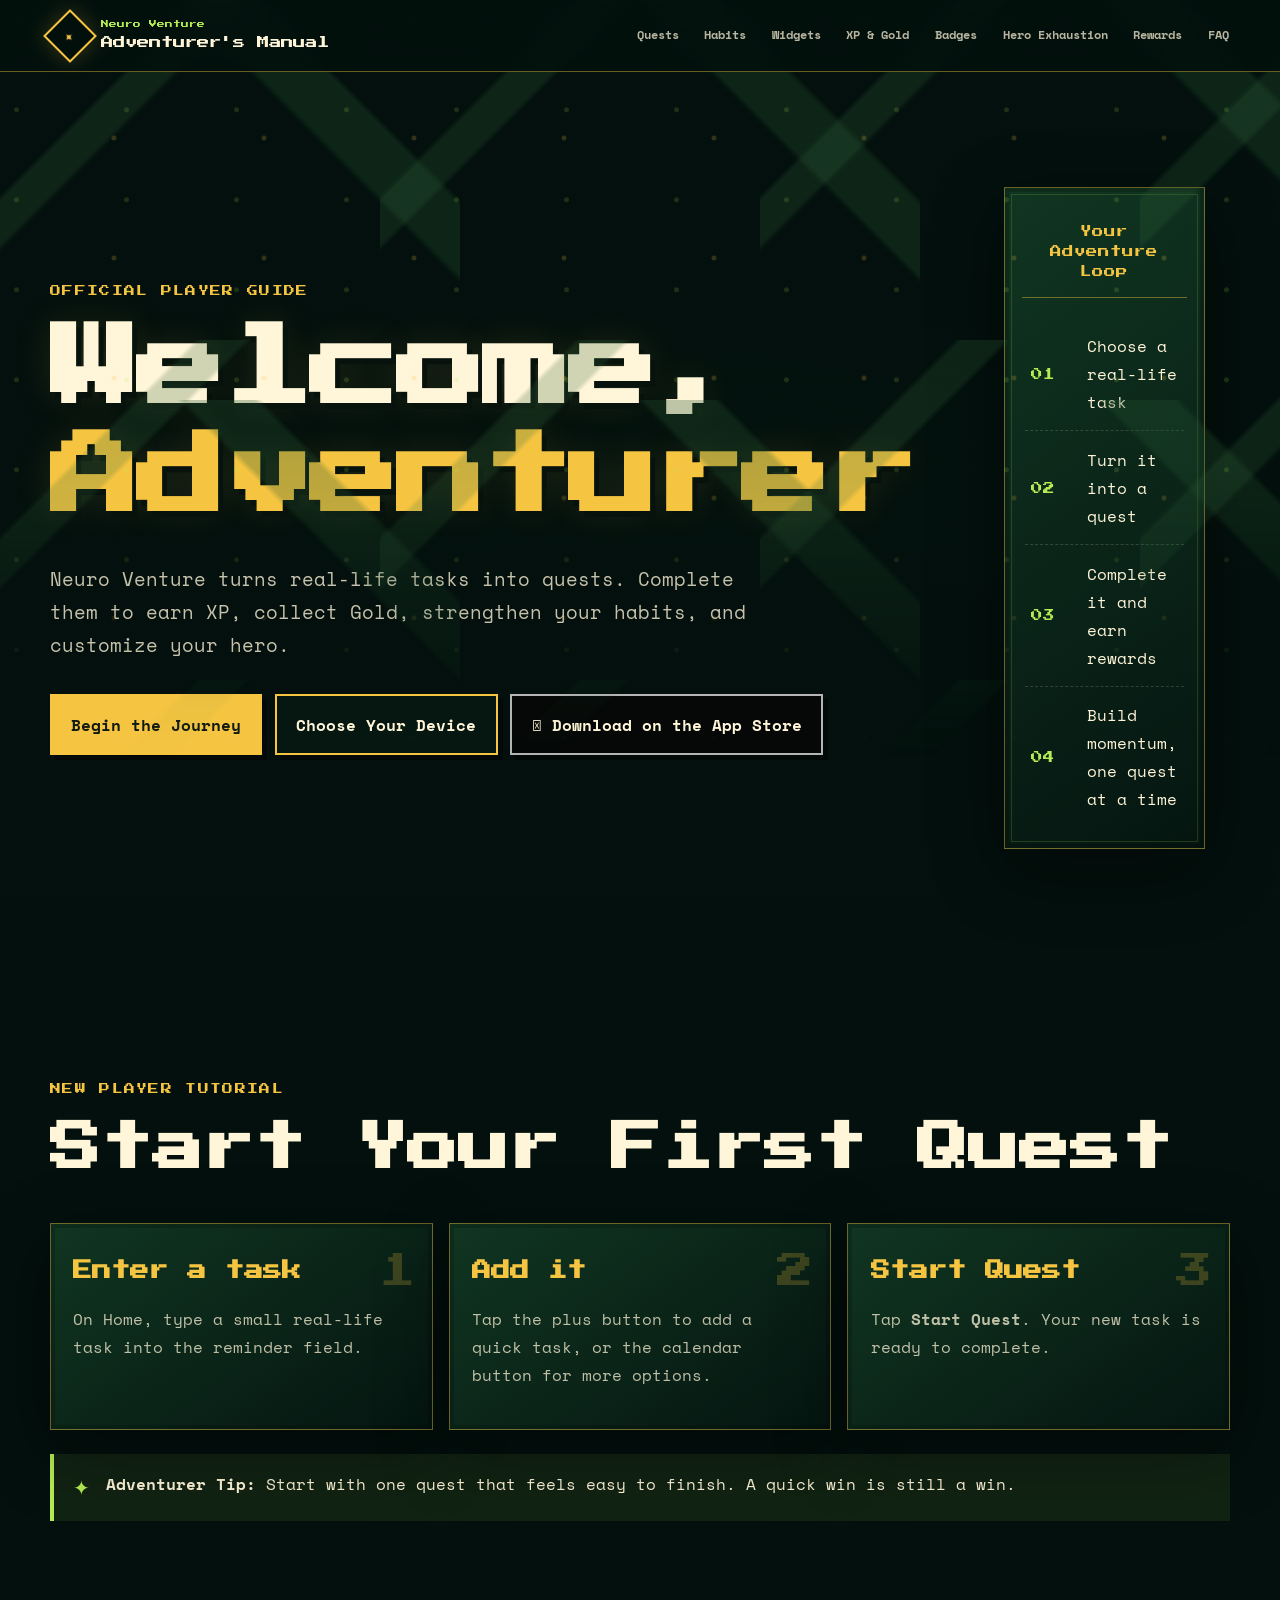
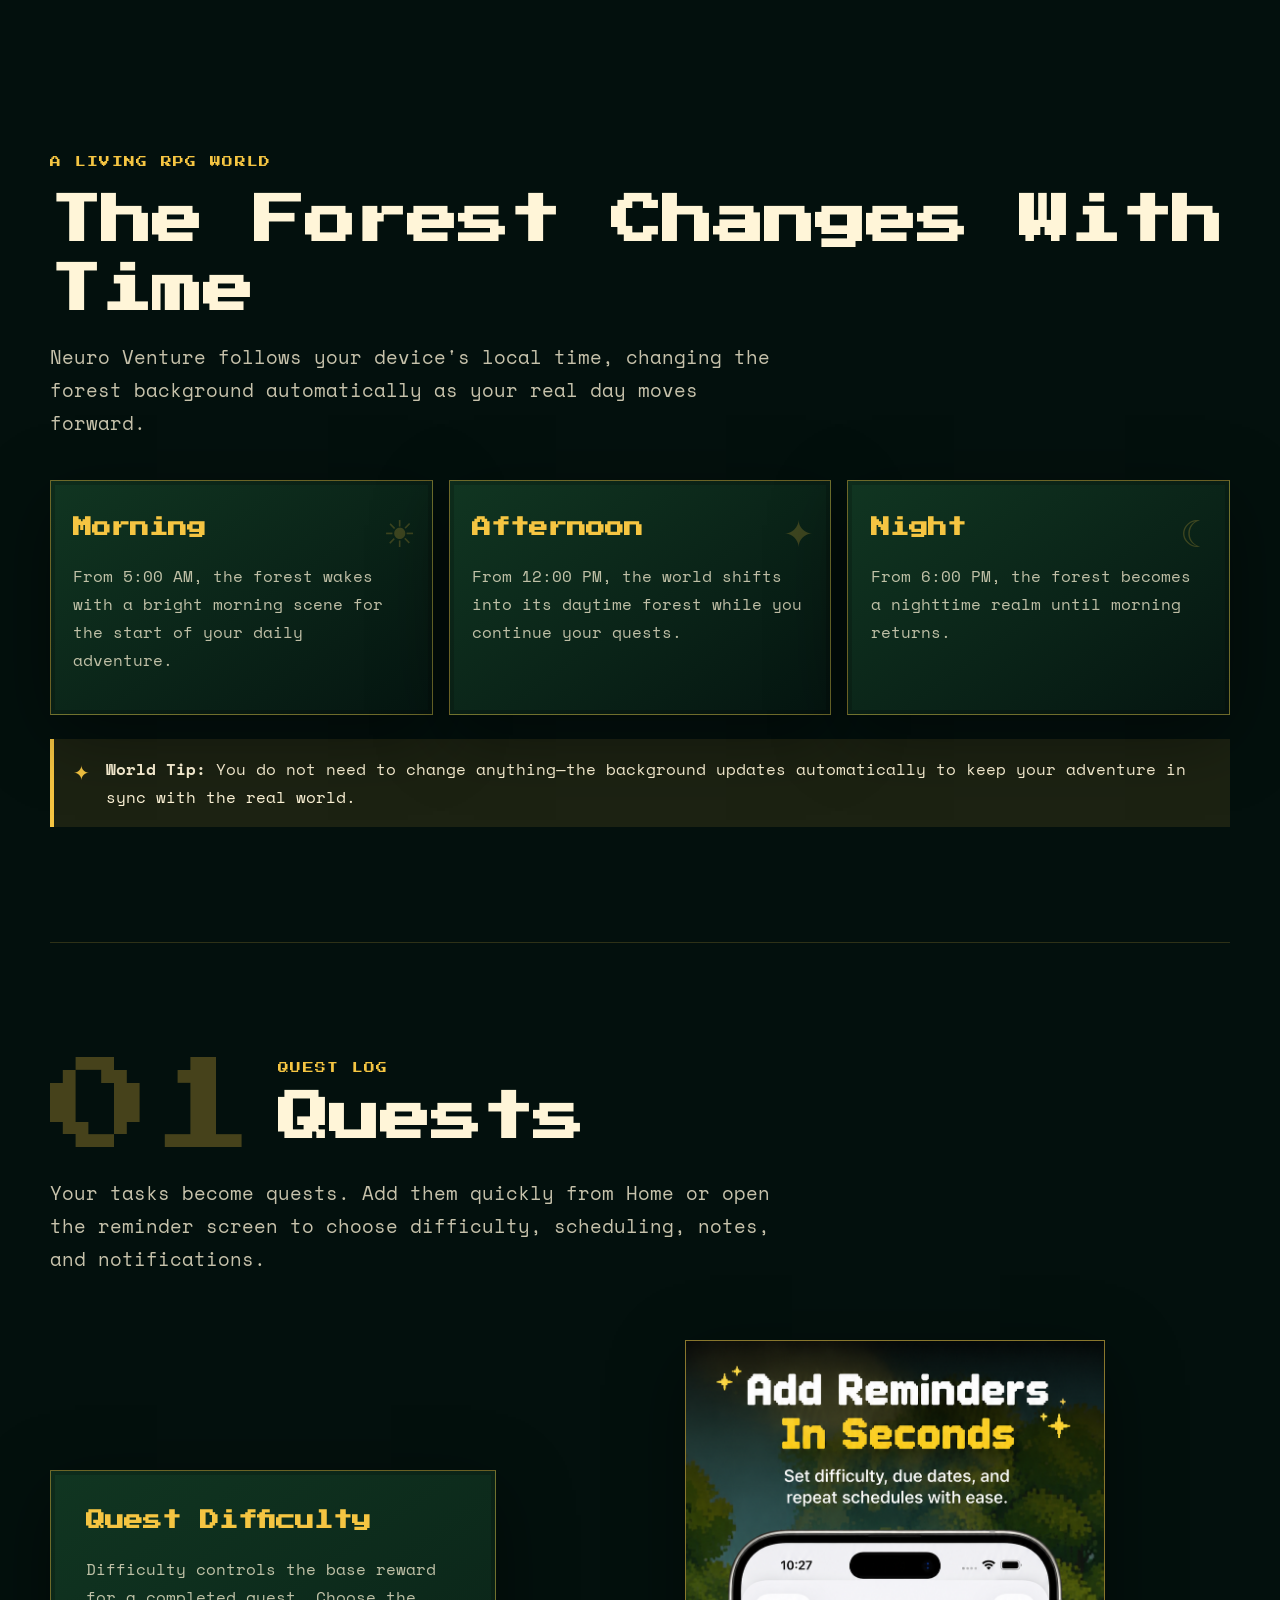
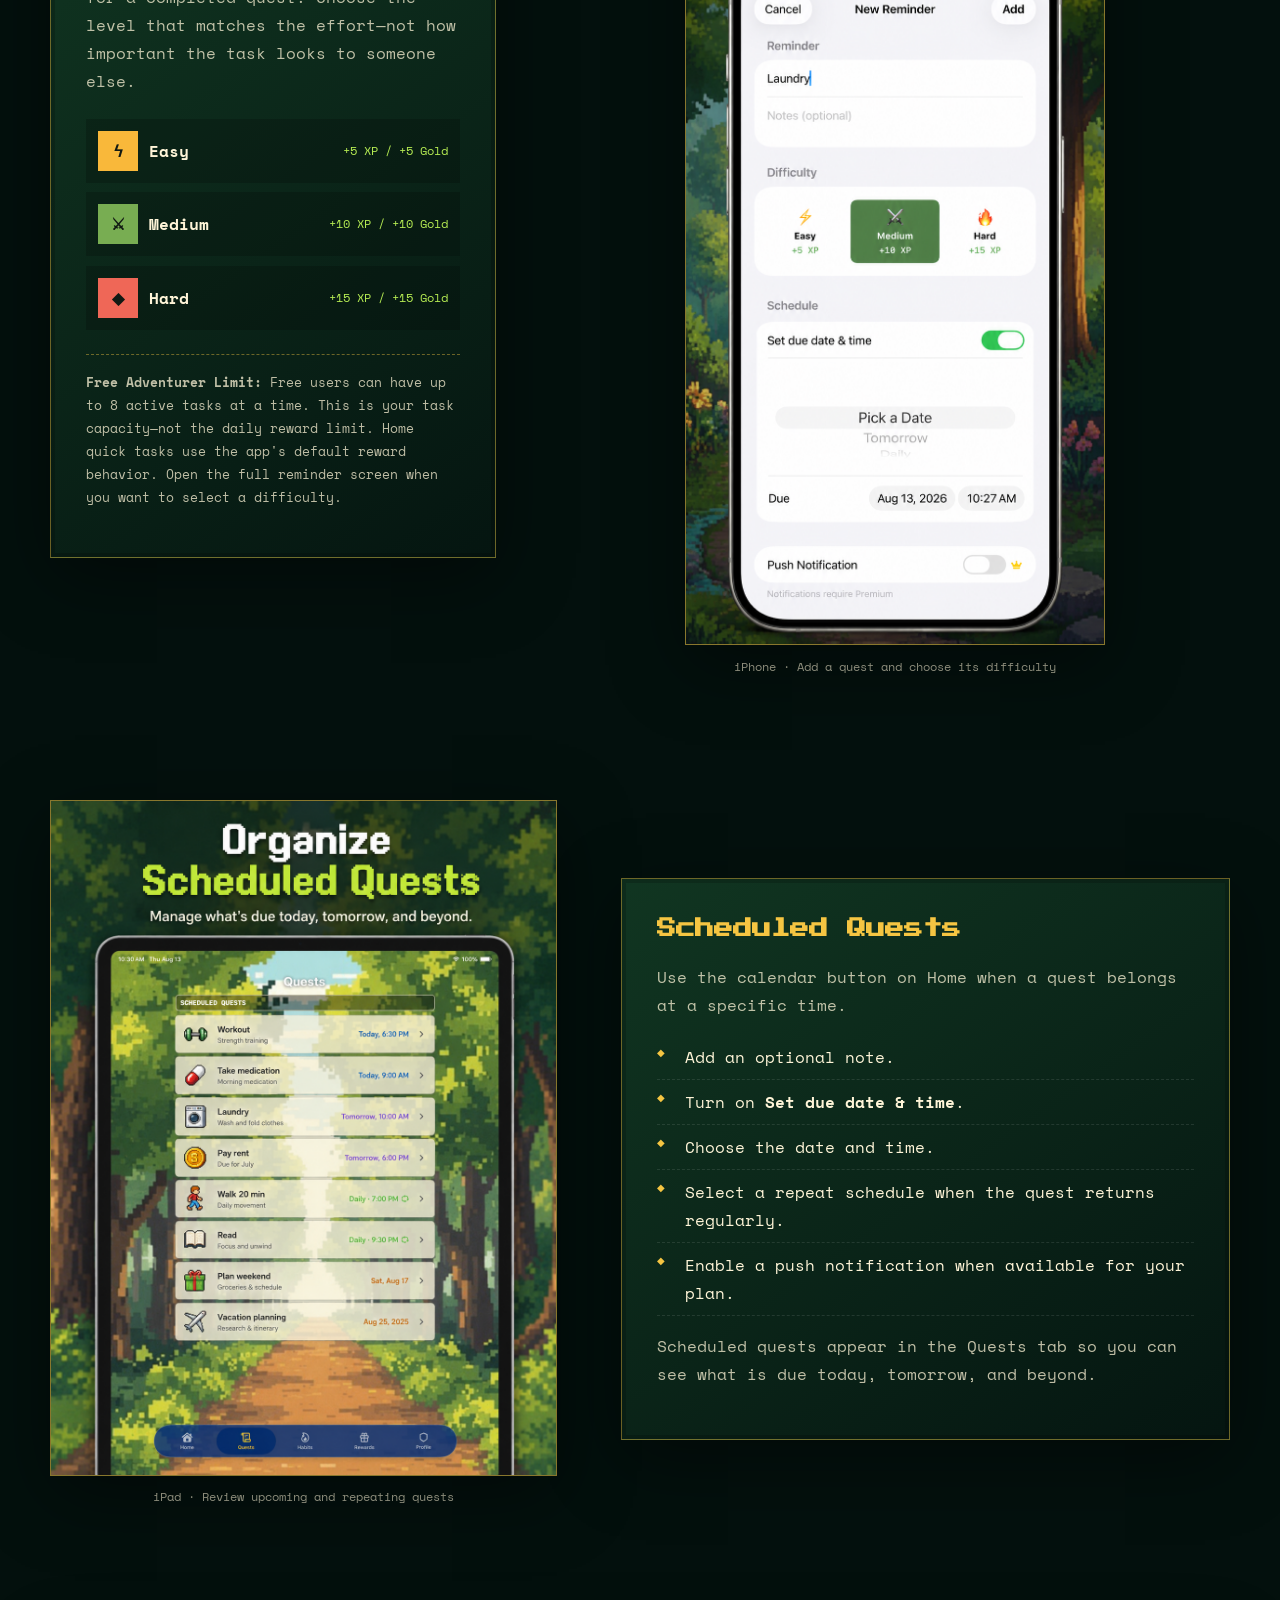
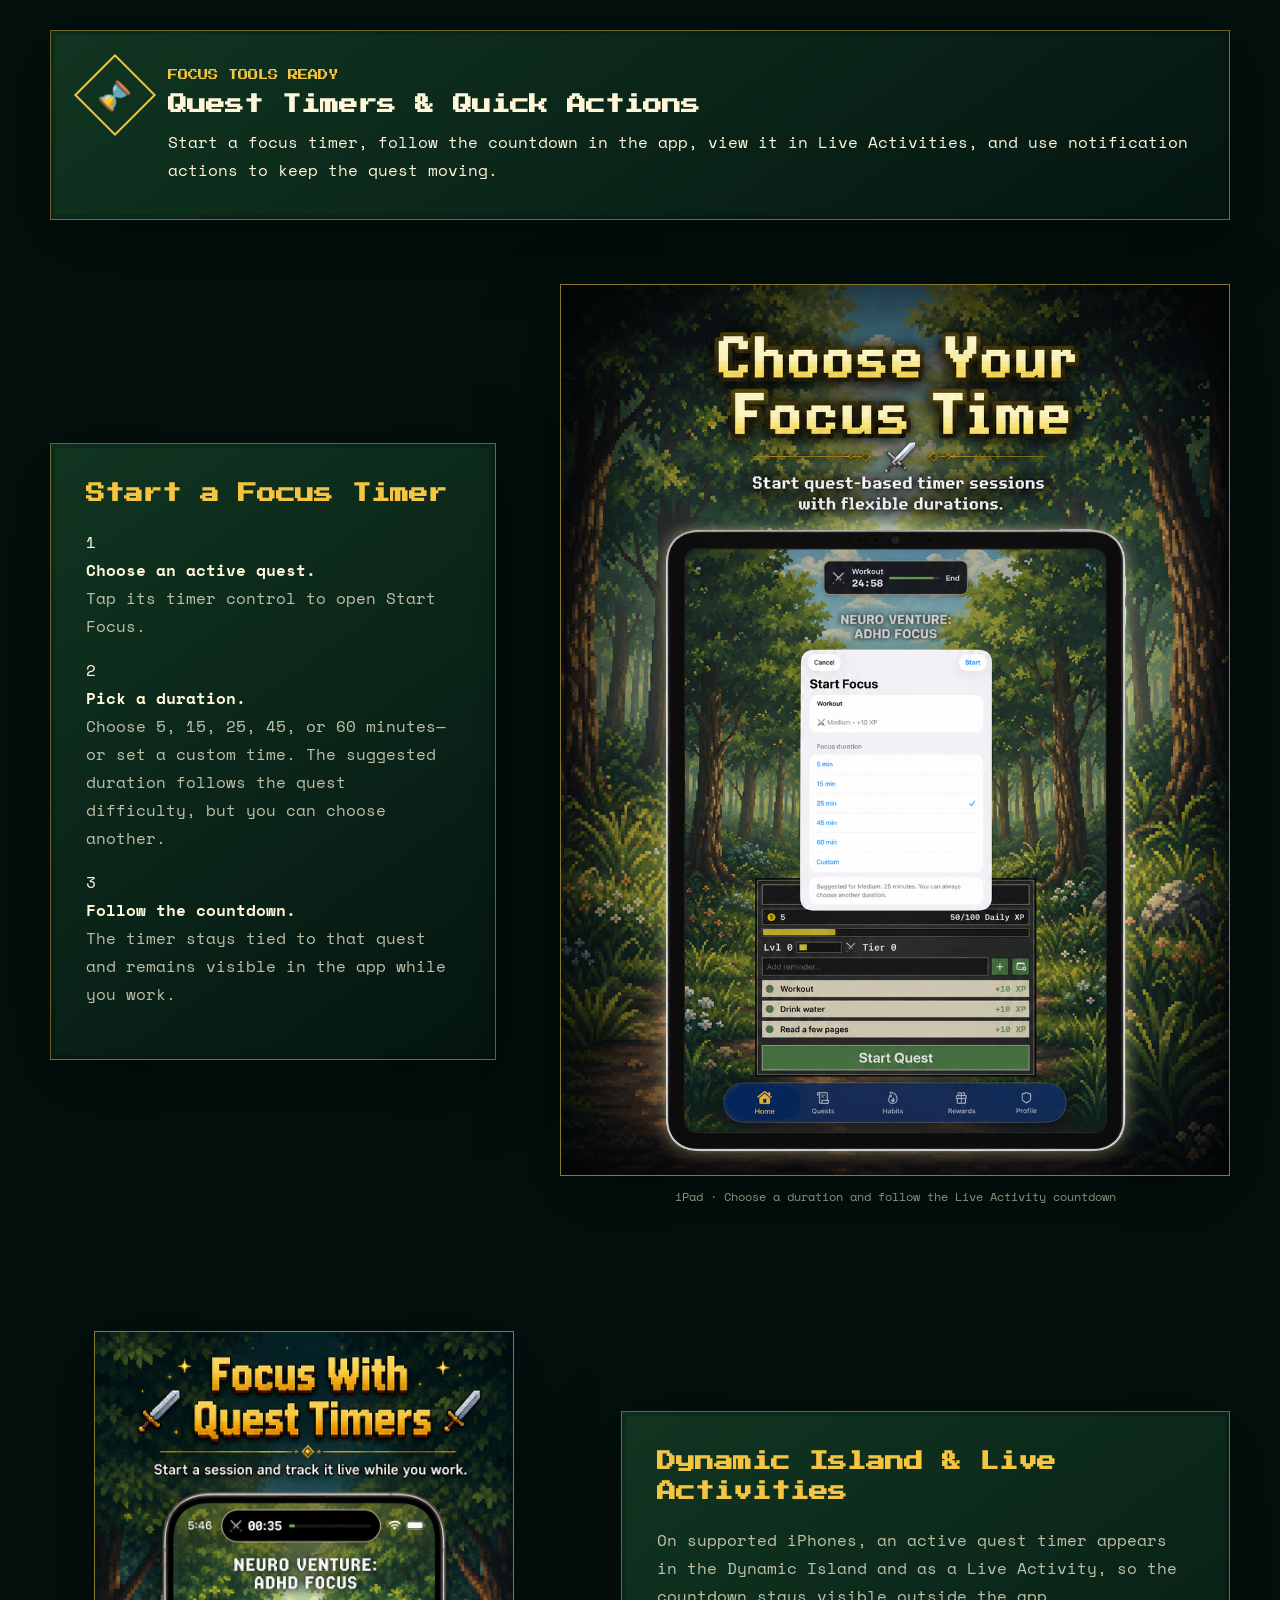
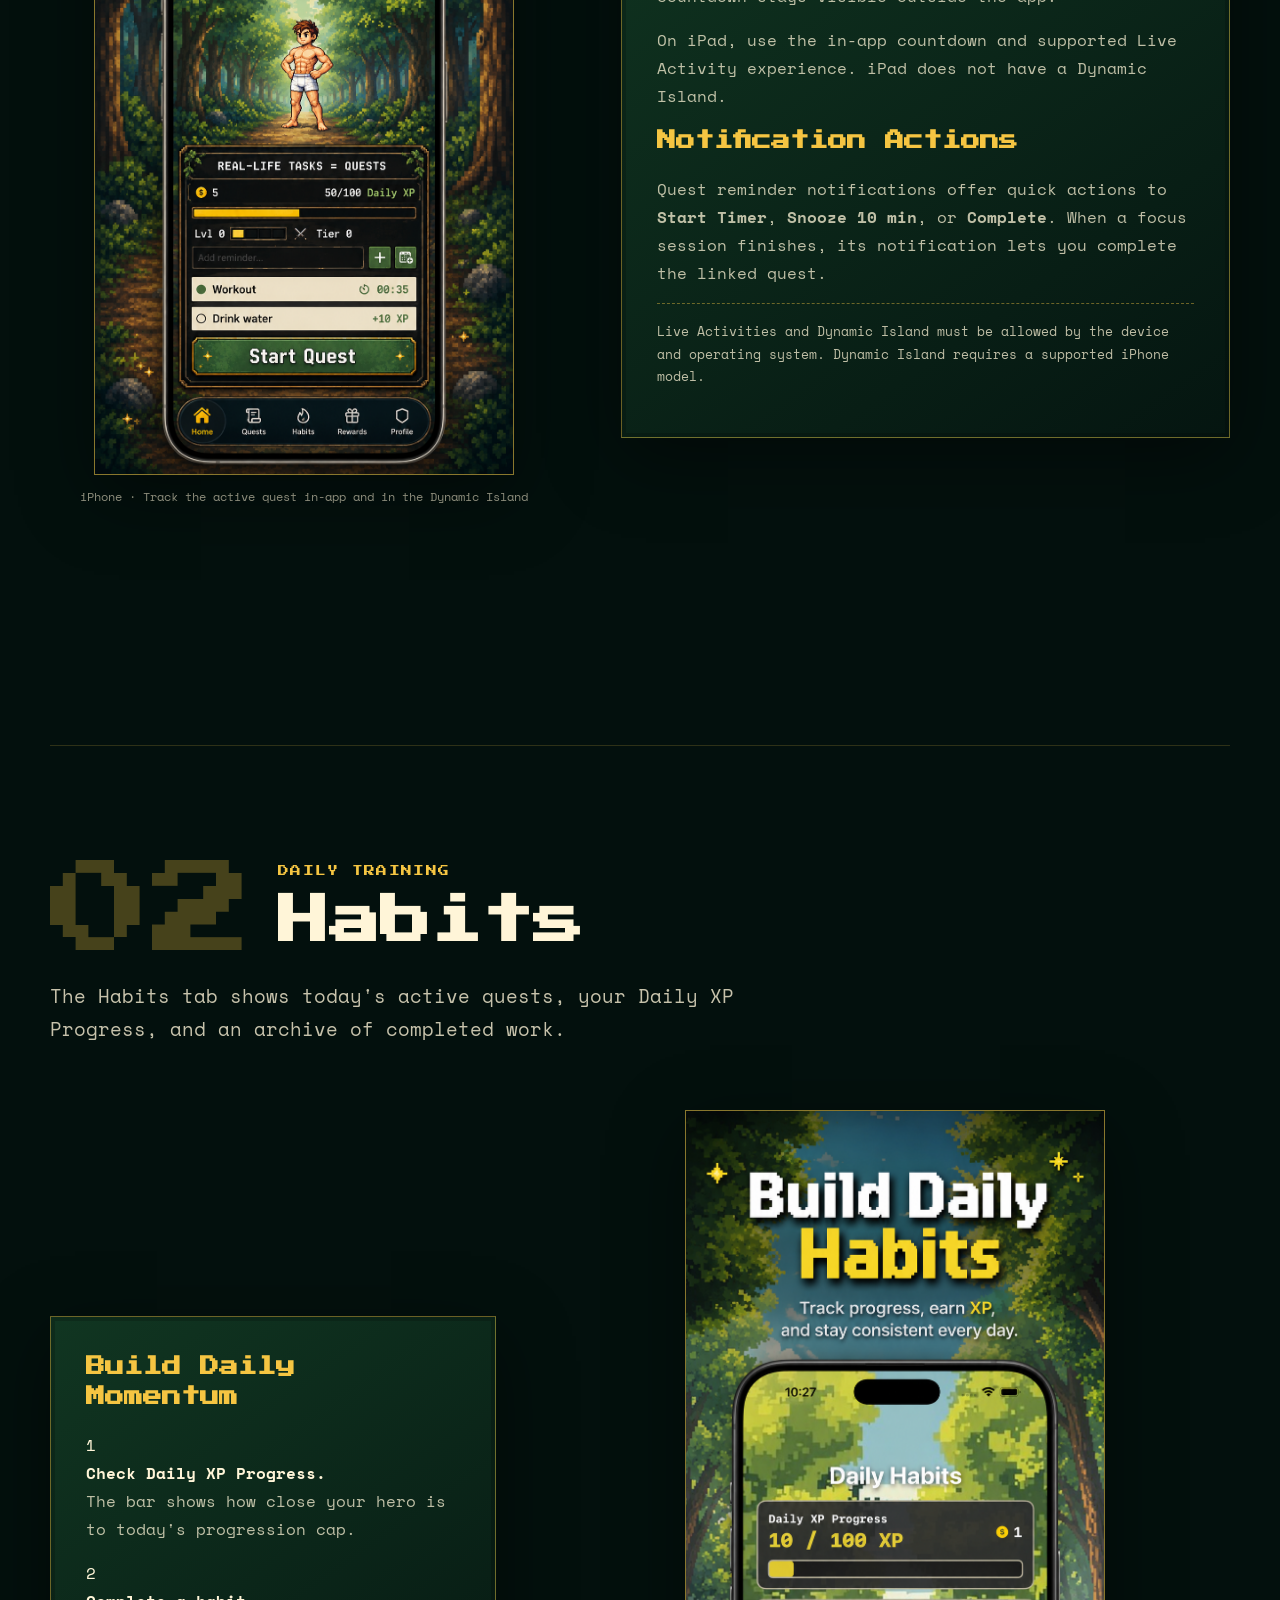
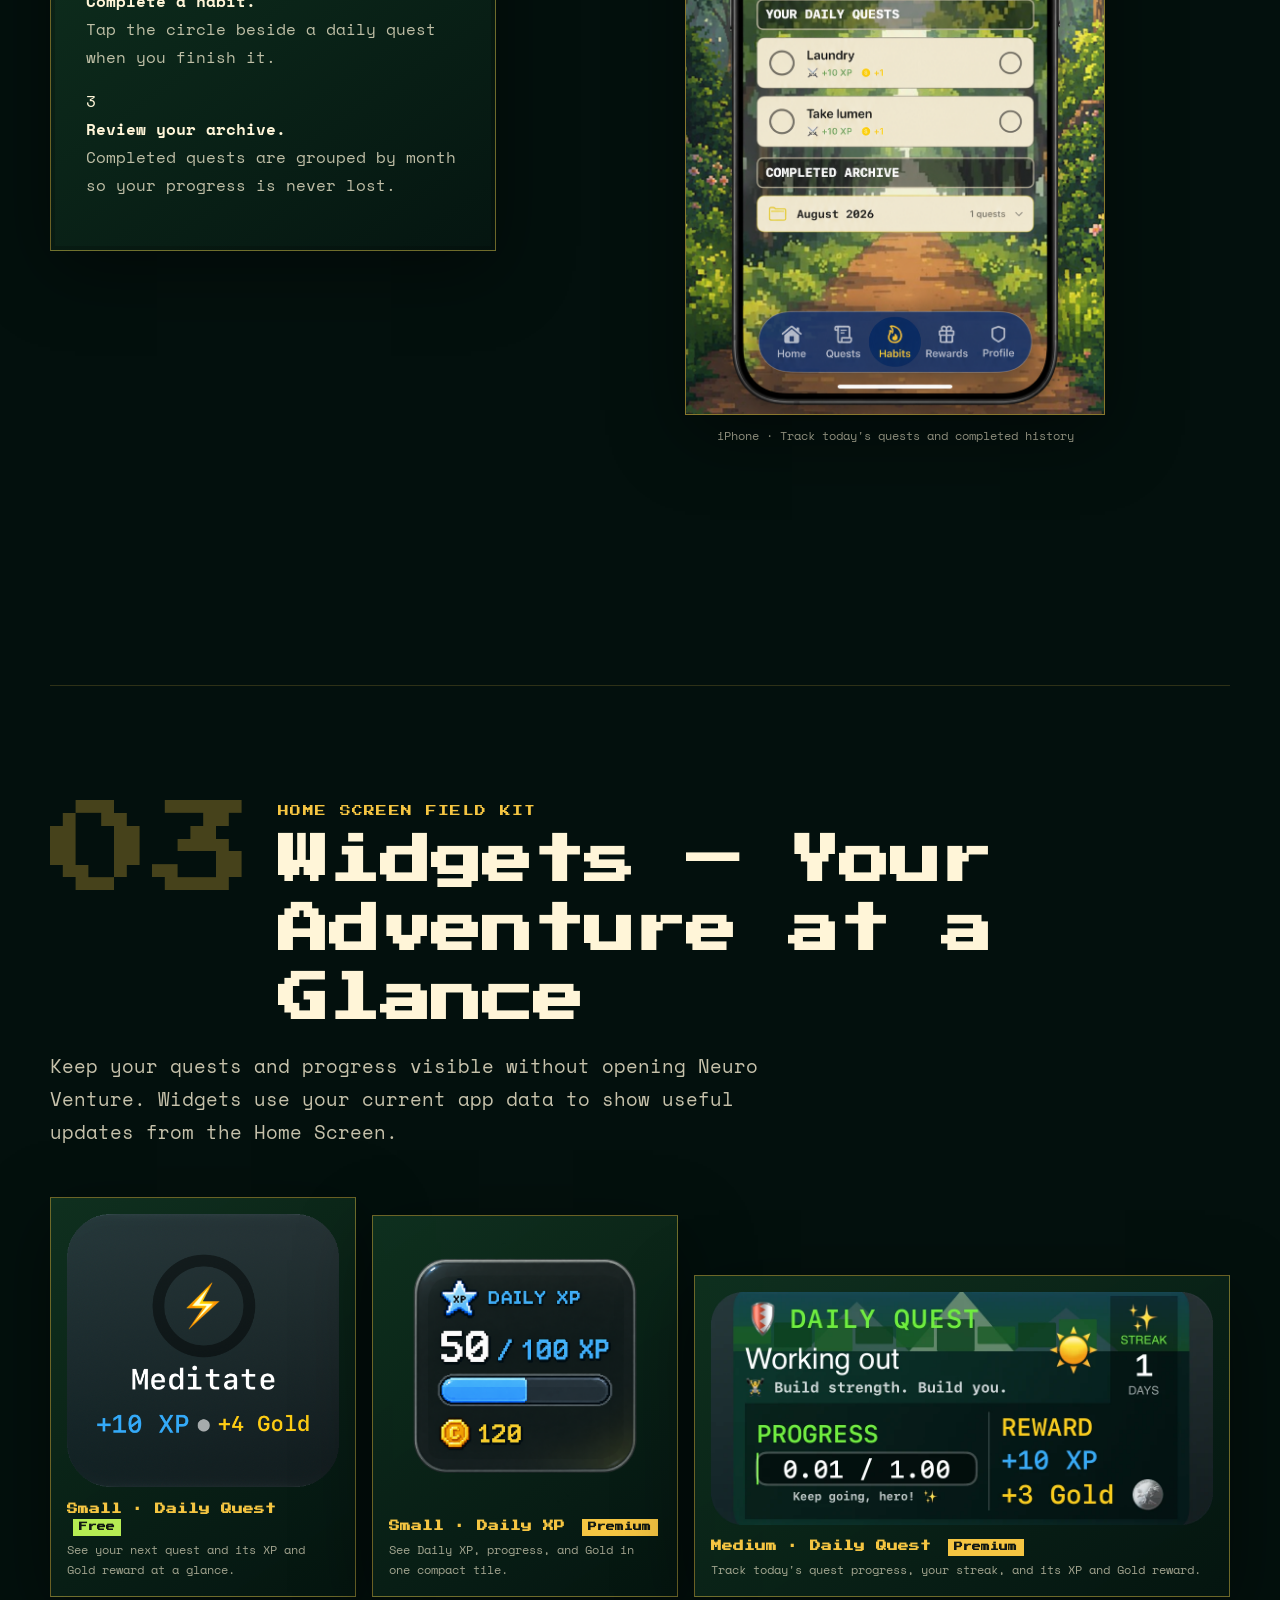
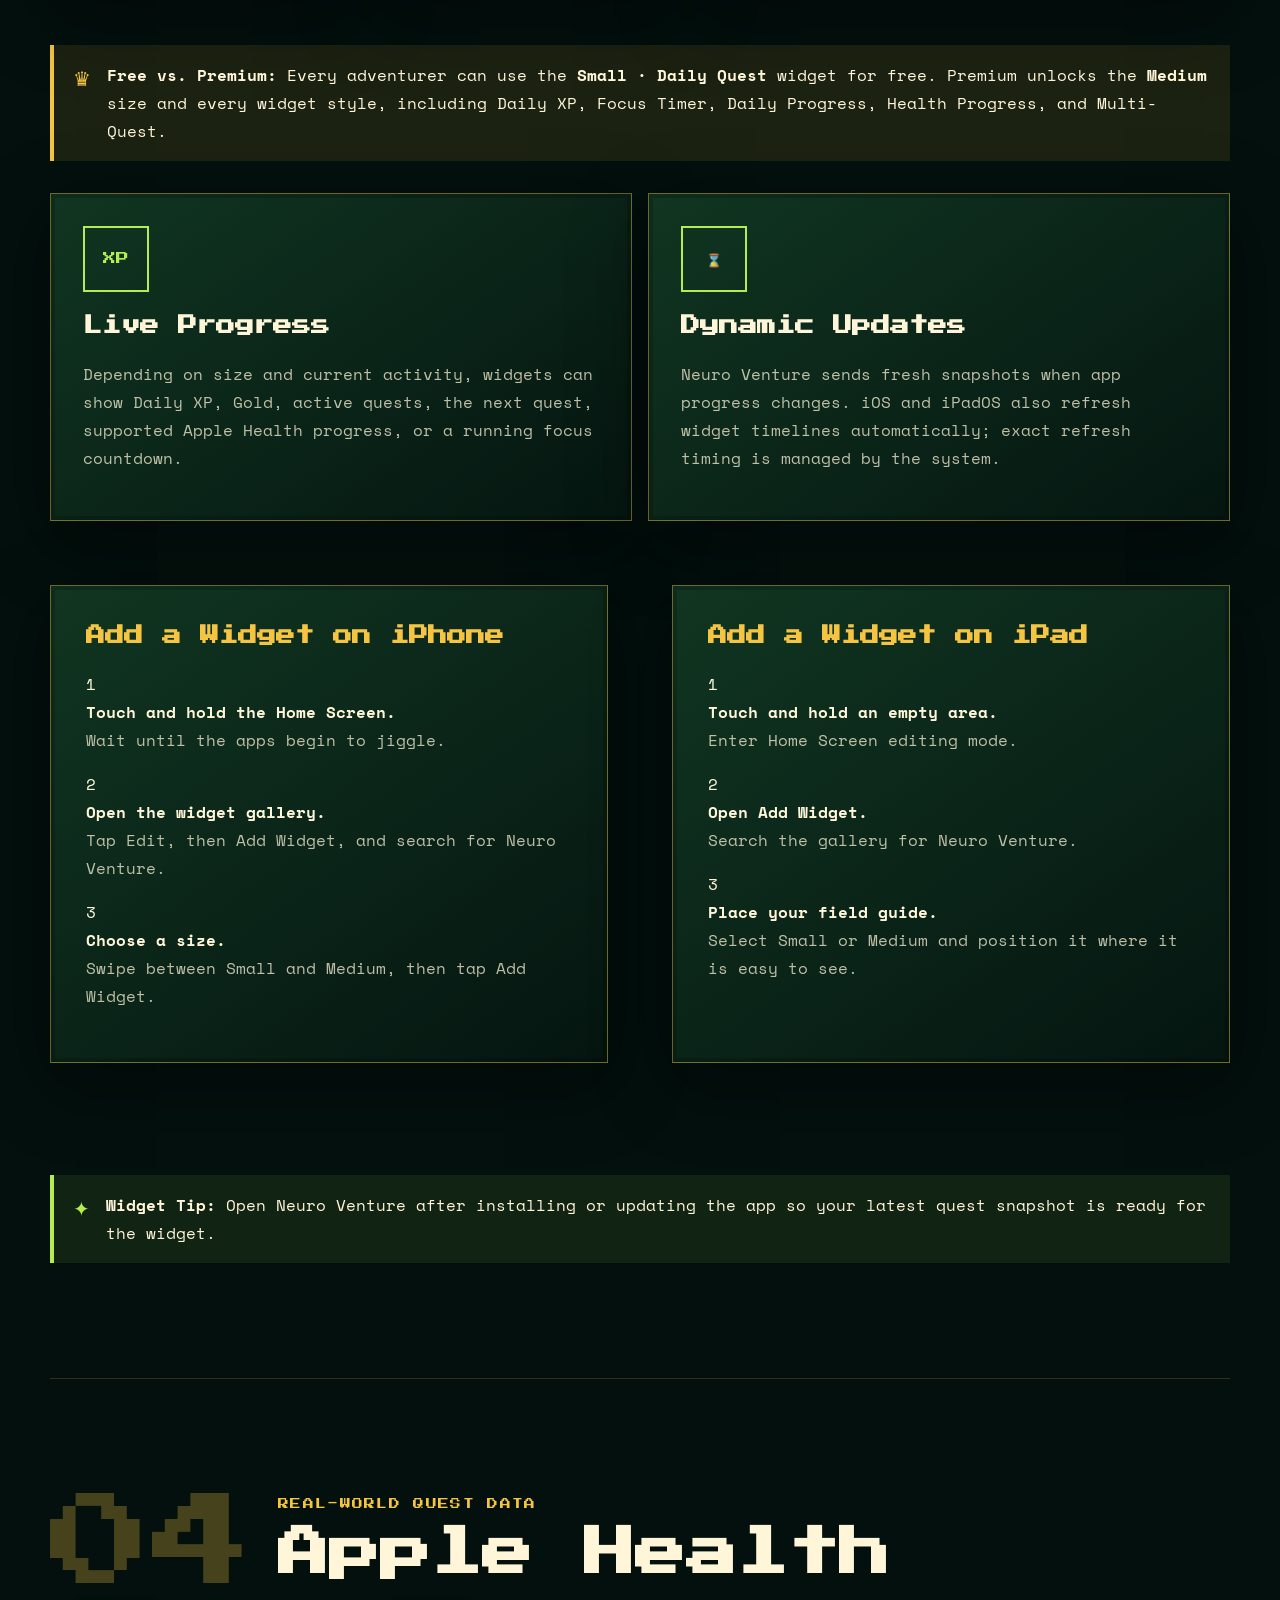
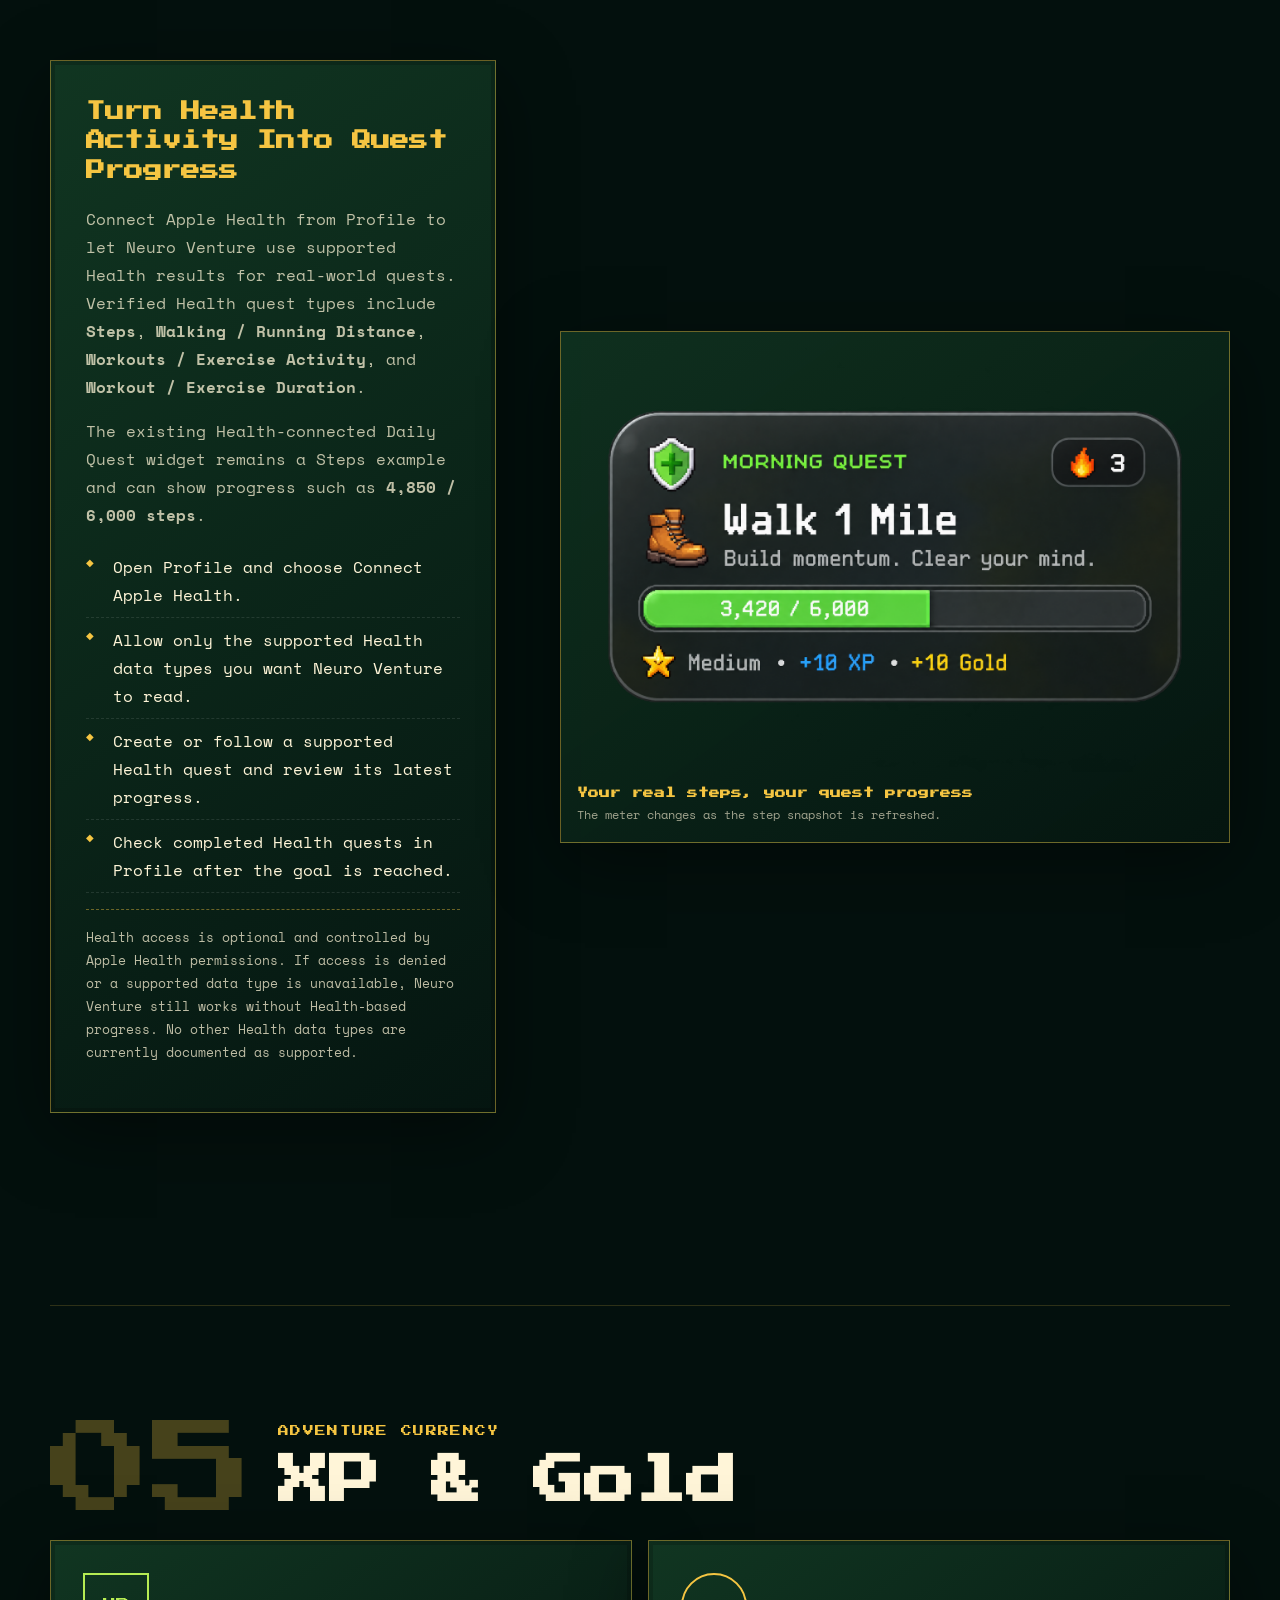
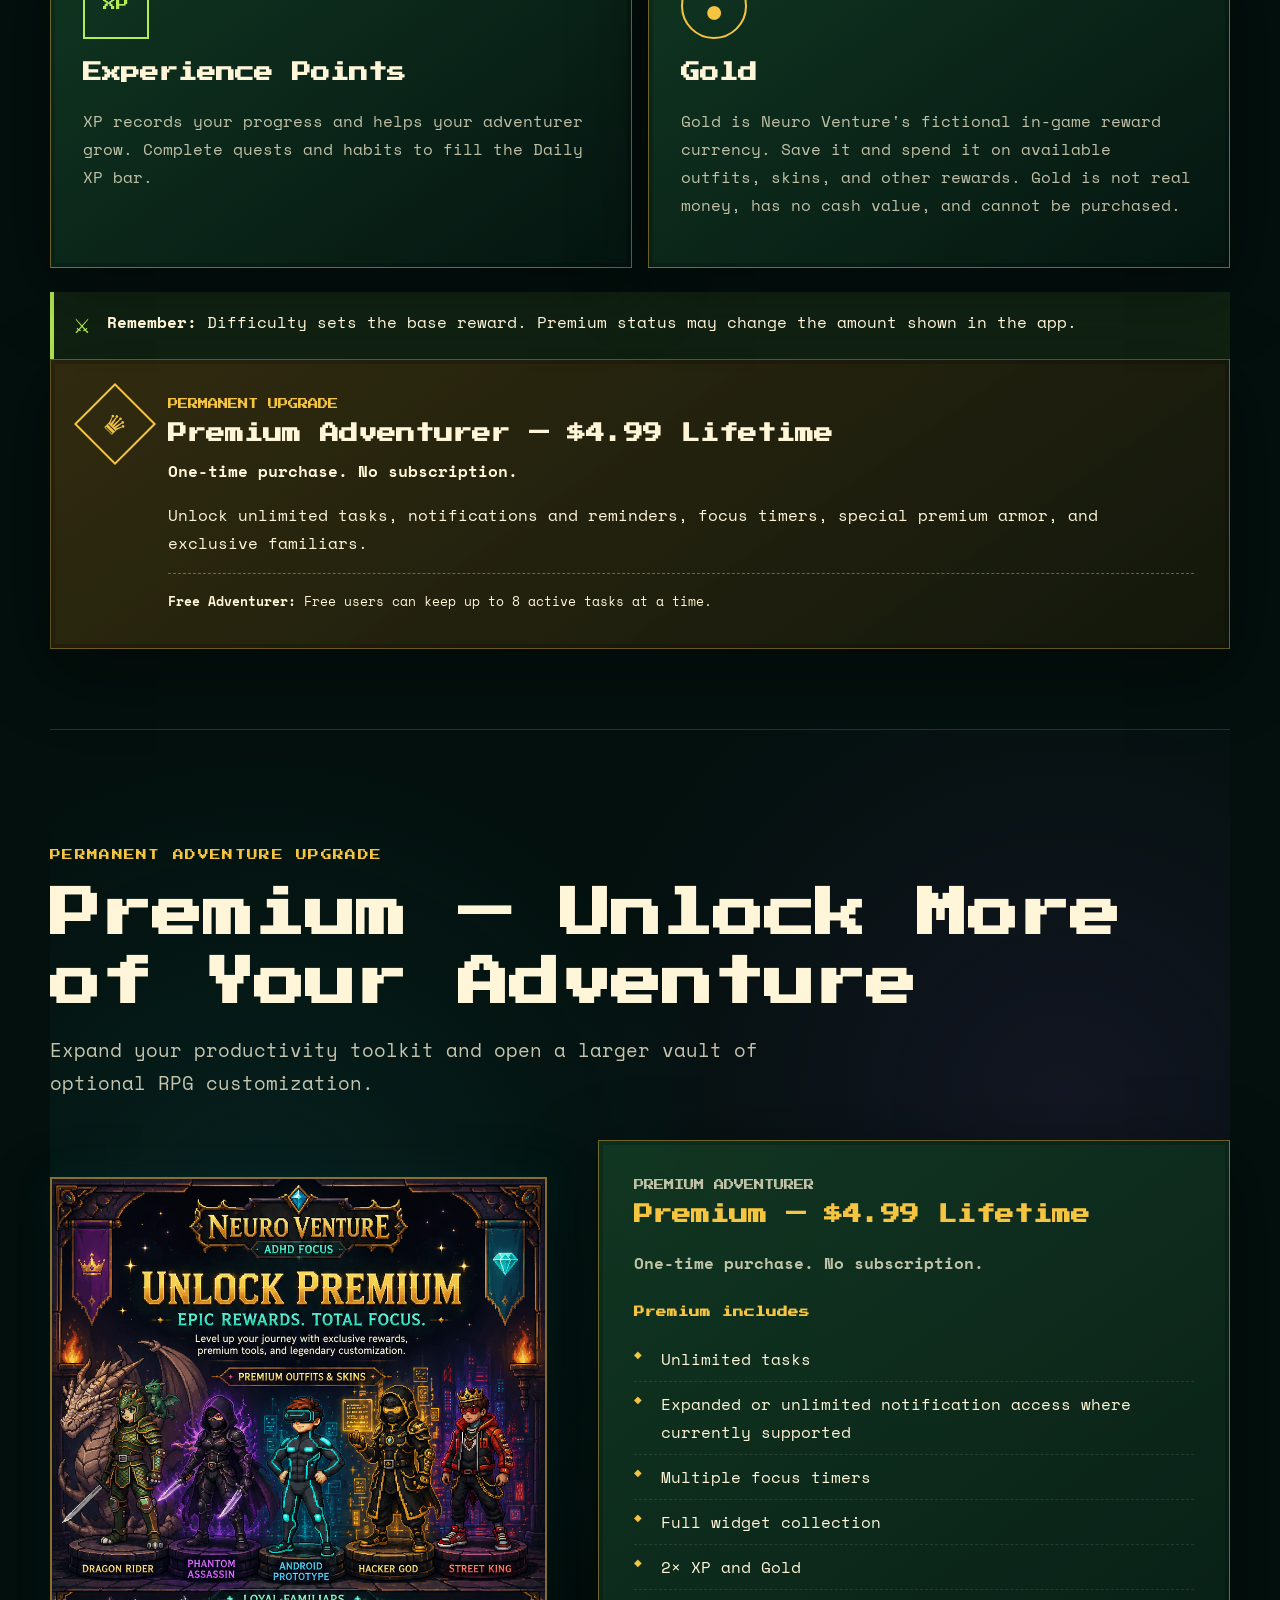
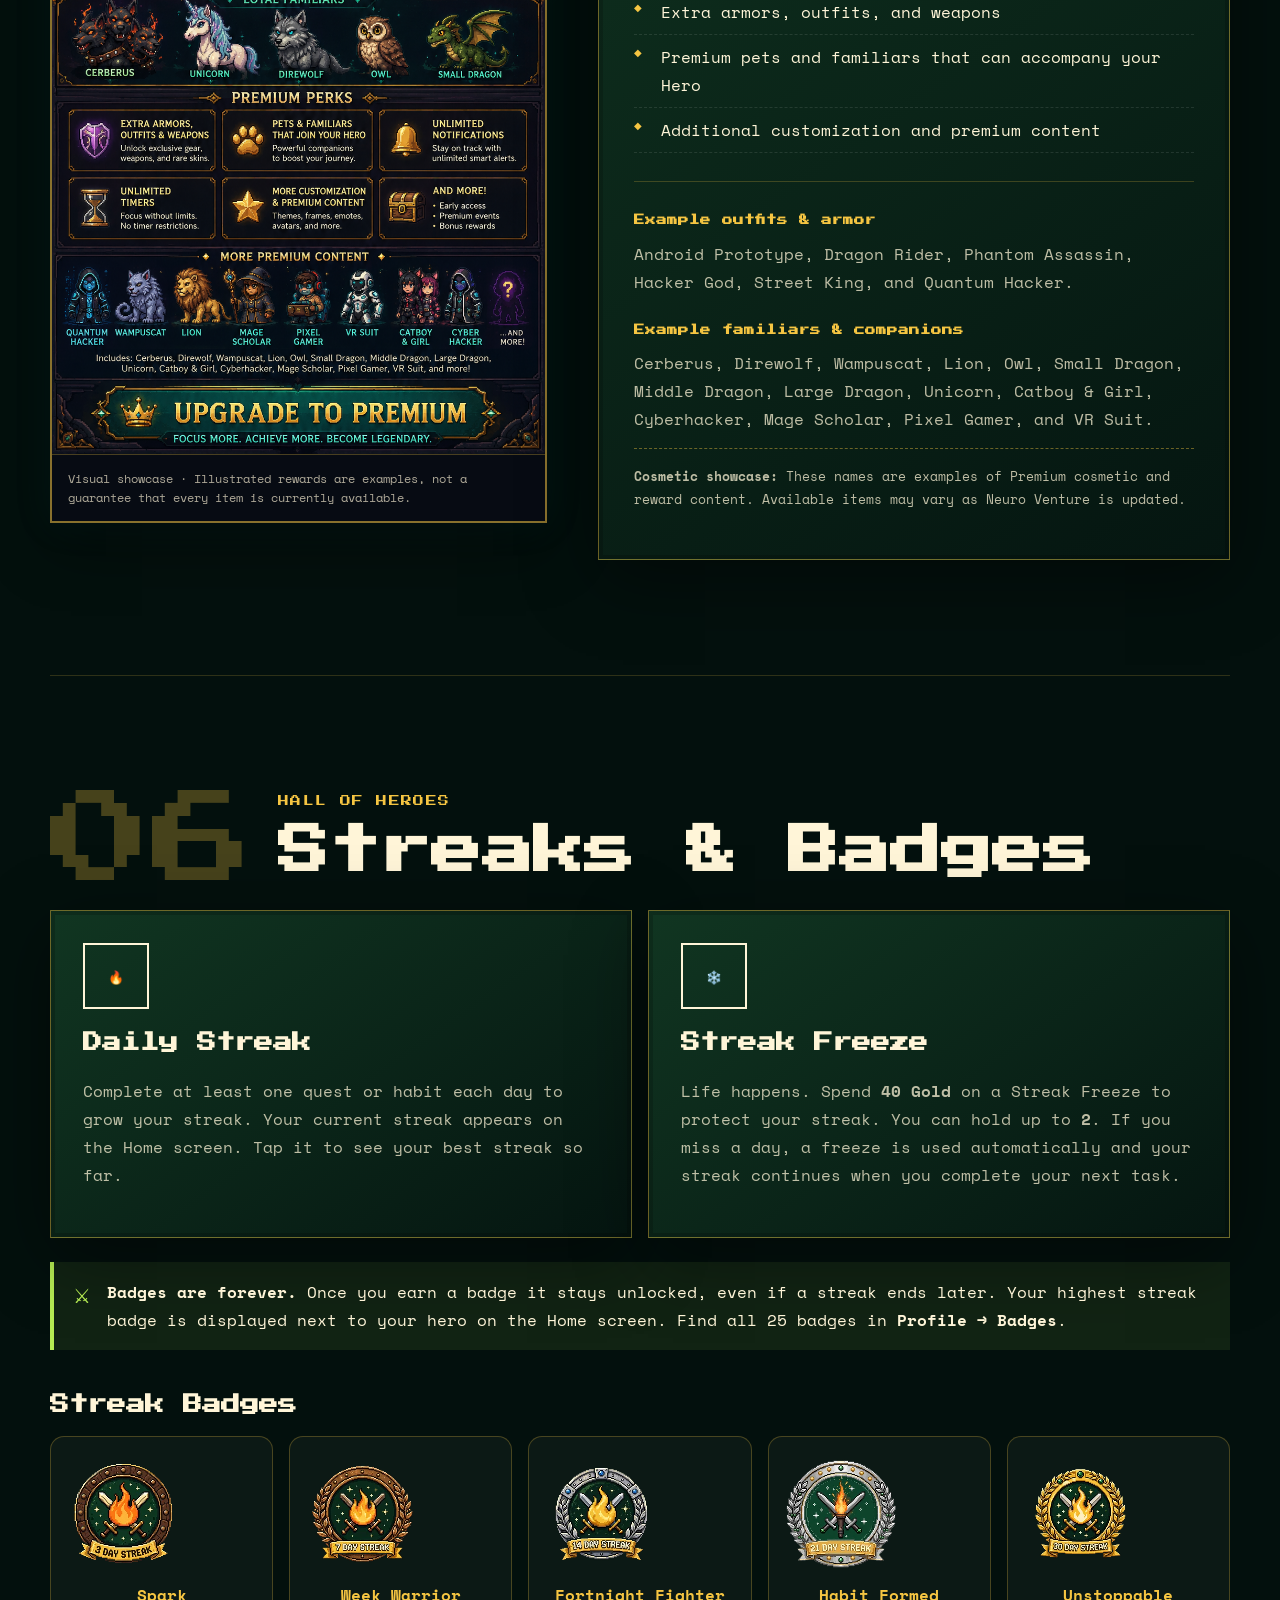
<file: Manual/neuro-venture/index.html>
<!doctype html>
<html lang="en">
<head>
  <meta charset="utf-8">
  <meta name="viewport" content="width=device-width, initial-scale=1">
  <meta name="theme-color" content="#071813">
  <meta name="description" content="The official player guide for Neuro Venture: ADHD Focus. Turn tasks into quests, earn XP and Gold, build habits, and unlock rewards.">
  <title>Adventurer's Manual | Neuro Venture: ADHD Focus</title>
  <link rel="preconnect" href="https://fonts.googleapis.com">
  <link rel="preconnect" href="https://fonts.gstatic.com" crossorigin>
  <link href="https://fonts.googleapis.com/css2?family=Press+Start+2P&family=Space+Mono:wght@400;700&display=swap" rel="stylesheet">
  <link rel="stylesheet" href="manual.css">
</head>
<body>
  <a class="skip-link" href="#main">Skip to the manual</a>
  <div class="forest-sky" aria-hidden="true"></div>

  <header class="site-header">
    <a class="brand" href="#welcome" aria-label="Neuro Venture Adventurer's Manual home">
      <span class="brand-rune">✦</span>
      <span><small>Neuro Venture</small>Adventurer's Manual</span>
    </a>
    <button class="menu-button" type="button" aria-expanded="false" aria-controls="manual-nav">Quest Log</button>
    <nav id="manual-nav" class="manual-nav" aria-label="Manual chapters">
      <a href="#quests">Quests</a>
      <a href="#habits">Habits</a>
      <a href="#widgets">Widgets</a>
      <a href="#xp-gold">XP &amp; Gold</a>
      <a href="#streaks-badges">Badges</a>
      <a href="#exhaustion">Hero Exhaustion</a>
      <a href="#rewards">Rewards</a>
      <a href="#faq">FAQ</a>
    </nav>
  </header>

  <main id="main">
    <section id="welcome" class="hero chapter">
      <div class="hero-copy">
        <p class="eyebrow">Official Player Guide</p>
        <h1>Welcome,<br><span>Adventurer</span></h1>
        <p class="hero-lede">Neuro Venture turns real-life tasks into quests. Complete them to earn XP, collect Gold, strengthen your habits, and customize your hero.</p>
        <div class="hero-actions">
          <a class="button button-primary" href="#quests">Begin the Journey</a>
          <a class="button button-secondary" href="#device-guides">Choose Your Device</a>
          <a class="button button-store" href="https://apps.apple.com/us/app/neuro-venture-adhd-focus/id6759033245" target="_blank" rel="noopener noreferrer" aria-label="Download Neuro Venture: ADHD Focus on the App Store"> Download on the App Store</a>
        </div>
      </div>
      <div class="quest-card" aria-label="Core adventure loop">
        <div class="quest-card-title">Your Adventure Loop</div>
        <ol>
          <li><span>01</span>Choose a real-life task</li>
          <li><span>02</span>Turn it into a quest</li>
          <li><span>03</span>Complete it and earn rewards</li>
          <li><span>04</span>Build momentum, one quest at a time</li>
        </ol>
      </div>
    </section>

    <section class="quick-start chapter" aria-labelledby="quick-start-title">
      <div class="section-heading">
        <p class="eyebrow">New Player Tutorial</p>
        <h2 id="quick-start-title">Start Your First Quest</h2>
      </div>
      <div class="steps-grid">
        <article class="step-card"><span class="step-number">1</span><h3>Enter a task</h3><p>On Home, type a small real-life task into the reminder field.</p></article>
        <article class="step-card"><span class="step-number">2</span><h3>Add it</h3><p>Tap the plus button to add a quick task, or the calendar button for more options.</p></article>
        <article class="step-card"><span class="step-number">3</span><h3>Start Quest</h3><p>Tap <strong>Start Quest</strong>. Your new task is ready to complete.</p></article>
      </div>
      <div class="tip"><span>✦</span><p><strong>Adventurer Tip:</strong> Start with one quest that feels easy to finish. A quick win is still a win.</p></div>
    </section>

    <section class="chapter" aria-labelledby="living-world-title">
      <div class="section-heading">
        <p class="eyebrow">A Living RPG World</p>
        <h2 id="living-world-title">The Forest Changes With Time</h2>
        <p>Neuro Venture follows your device's local time, changing the forest background automatically as your real day moves forward.</p>
      </div>
      <div class="steps-grid">
        <article class="step-card"><span class="step-number">☀</span><h3>Morning</h3><p>From 5:00 AM, the forest wakes with a bright morning scene for the start of your daily adventure.</p></article>
        <article class="step-card"><span class="step-number">✦</span><h3>Afternoon</h3><p>From 12:00 PM, the world shifts into its daytime forest while you continue your quests.</p></article>
        <article class="step-card"><span class="step-number">☾</span><h3>Night</h3><p>From 6:00 PM, the forest becomes a nighttime realm until morning returns.</p></article>
      </div>
      <div class="tip tip-gold"><span>✦</span><p><strong>World Tip:</strong> You do not need to change anything—the background updates automatically to keep your adventure in sync with the real world.</p></div>
    </section>

    <section id="quests" class="chapter content-chapter">
      <div class="chapter-marker"><span>01</span><div><p class="eyebrow">Quest Log</p><h2>Quests</h2></div></div>
      <p class="chapter-intro">Your tasks become quests. Add them quickly from Home or open the reminder screen to choose difficulty, scheduling, notes, and notifications.</p>

      <div class="subchapter">
        <div class="copy-panel">
          <h3>Quest Difficulty</h3>
          <p>Difficulty controls the base reward for a completed quest. Choose the level that matches the effort—not how important the task looks to someone else.</p>
          <div class="difficulty-list">
            <div><span class="difficulty-icon easy">ϟ</span><strong>Easy</strong><em>+5 XP / +5 Gold</em></div>
            <div><span class="difficulty-icon medium">⚔</span><strong>Medium</strong><em>+10 XP / +10 Gold</em></div>
            <div><span class="difficulty-icon hard">◆</span><strong>Hard</strong><em>+15 XP / +15 Gold</em></div>
          </div>
          <p class="fine-print"><strong>Free Adventurer Limit:</strong> Free users can have up to 8 active tasks at a time. This is your task capacity—not the daily reward limit. Home quick tasks use the app's default reward behavior. Open the full reminder screen when you want to select a difficulty.</p>
        </div>
        <figure class="screenshot-card phone-shot">
          <img src="assets/iphone-17-pro-max/reminder.png" alt="New Reminder screen on iPhone showing Easy, Medium, and Hard difficulty choices" loading="lazy">
          <figcaption>iPhone · Add a quest and choose its difficulty</figcaption>
        </figure>
      </div>

      <div class="subchapter reverse">
        <div class="copy-panel">
          <h3>Scheduled Quests</h3>
          <p>Use the calendar button on Home when a quest belongs at a specific time.</p>
          <ul class="rune-list">
            <li>Add an optional note.</li>
            <li>Turn on <strong>Set due date &amp; time</strong>.</li>
            <li>Choose the date and time.</li>
            <li>Select a repeat schedule when the quest returns regularly.</li>
            <li>Enable a push notification when available for your plan.</li>
          </ul>
          <p>Scheduled quests appear in the Quests tab so you can see what is due today, tomorrow, and beyond.</p>
        </div>
        <figure class="screenshot-card tablet-shot">
          <img src="assets/ipad-pro-13/quests.png" alt="Scheduled Quests list on iPad with due dates and repeating quests" loading="lazy">
          <figcaption>iPad · Review upcoming and repeating quests</figcaption>
        </figure>
      </div>

      <div class="status-panel timer-ready">
        <span class="status-icon">⌛</span>
        <div><p class="status-label">Focus Tools Ready</p><h3>Quest Timers &amp; Quick Actions</h3><p>Start a focus timer, follow the countdown in the app, view it in Live Activities, and use notification actions to keep the quest moving.</p></div>
      </div>

      <div class="subchapter">
        <div class="copy-panel">
          <h3>Start a Focus Timer</h3>
          <ol class="instruction-list">
            <li><span>1</span><div><strong>Choose an active quest.</strong><p>Tap its timer control to open Start Focus.</p></div></li>
            <li><span>2</span><div><strong>Pick a duration.</strong><p>Choose 5, 15, 25, 45, or 60 minutes—or set a custom time. The suggested duration follows the quest difficulty, but you can choose another.</p></div></li>
            <li><span>3</span><div><strong>Follow the countdown.</strong><p>The timer stays tied to that quest and remains visible in the app while you work.</p></div></li>
          </ol>
        </div>
        <figure class="screenshot-card tablet-shot">
          <img src="assets/ipad-pro-13/focus-timer.png" alt="Start Focus duration picker and active quest countdown on iPad" loading="lazy">
          <figcaption>iPad · Choose a duration and follow the Live Activity countdown</figcaption>
        </figure>
      </div>

      <div class="subchapter reverse">
        <div class="copy-panel">
          <h3>Dynamic Island &amp; Live Activities</h3>
          <p>On supported iPhones, an active quest timer appears in the Dynamic Island and as a Live Activity, so the countdown stays visible outside the app.</p>
          <p>On iPad, use the in-app countdown and supported Live Activity experience. iPad does not have a Dynamic Island.</p>
          <h3>Notification Actions</h3>
          <p>Quest reminder notifications offer quick actions to <strong>Start Timer</strong>, <strong>Snooze 10 min</strong>, or <strong>Complete</strong>. When a focus session finishes, its notification lets you complete the linked quest.</p>
          <p class="fine-print">Live Activities and Dynamic Island must be allowed by the device and operating system. Dynamic Island requires a supported iPhone model.</p>
        </div>
        <figure class="screenshot-card phone-shot">
          <img src="assets/iphone-17-pro-max/focus-timer.png" alt="Active Neuro Venture quest countdown in the Dynamic Island and Home screen on iPhone" loading="lazy">
          <figcaption>iPhone · Track the active quest in-app and in the Dynamic Island</figcaption>
        </figure>
      </div>
    </section>

    <section id="habits" class="chapter content-chapter">
      <div class="chapter-marker"><span>02</span><div><p class="eyebrow">Daily Training</p><h2>Habits</h2></div></div>
      <p class="chapter-intro">The Habits tab shows today's active quests, your Daily XP Progress, and an archive of completed work.</p>
      <div class="subchapter">
        <div class="copy-panel">
          <h3>Build Daily Momentum</h3>
          <ol class="instruction-list">
            <li><span>1</span><div><strong>Check Daily XP Progress.</strong><p>The bar shows how close your hero is to today's progression cap.</p></div></li>
            <li><span>2</span><div><strong>Complete a habit.</strong><p>Tap the circle beside a daily quest when you finish it.</p></div></li>
            <li><span>3</span><div><strong>Review your archive.</strong><p>Completed quests are grouped by month so your progress is never lost.</p></div></li>
          </ol>
        </div>
        <figure class="screenshot-card phone-shot">
          <img src="assets/iphone-17-pro-max/habits.png" alt="Daily Habits screen on iPhone with Daily XP Progress, active quests, and completed archive" loading="lazy">
          <figcaption>iPhone · Track today's quests and completed history</figcaption>
        </figure>
      </div>
    </section>

    <section id="widgets" class="chapter content-chapter widgets-chapter">
      <div class="chapter-marker"><span>03</span><div><p class="eyebrow">Home Screen Field Kit</p><h2>Widgets — Your Adventure at a Glance</h2></div></div>
      <p class="chapter-intro">Keep your quests and progress visible without opening Neuro Venture. Widgets use your current app data to show useful updates from the Home Screen.</p>

      <div class="widget-showcase">
        <figure class="widget-card widget-small">
          <img src="assets/widgets/daily-quest-small.png" alt="Small Neuro Venture Daily Quest widget showing the next quest with its XP and Gold reward" loading="lazy">
          <figcaption><strong>Small · Daily Quest <em class="widget-tag free">Free</em></strong><span>See your next quest and its XP and Gold reward at a glance.</span></figcaption>
        </figure>
        <figure class="widget-card widget-small">
          <img src="assets/widgets/daily-xp-small.png" alt="Small Neuro Venture Daily XP widget showing XP progress and Gold" loading="lazy">
          <figcaption><strong>Small · Daily XP <em class="widget-tag">Premium</em></strong><span>See Daily XP, progress, and Gold in one compact tile.</span></figcaption>
        </figure>
        <figure class="widget-card widget-medium">
          <img src="assets/widgets/daily-quest-medium.png" alt="Medium Neuro Venture Daily Quest widget showing quest progress, streak, and XP and Gold reward" loading="lazy">
          <figcaption><strong>Medium · Daily Quest <em class="widget-tag">Premium</em></strong><span>Track today's quest progress, your streak, and its XP and Gold reward.</span></figcaption>
        </figure>
      </div>

      <div class="tip tip-gold"><span>♛</span><p><strong>Free vs. Premium:</strong> Every adventurer can use the <strong>Small · Daily Quest</strong> widget for free. Premium unlocks the <strong>Medium</strong> size and every widget style, including Daily XP, Focus Timer, Daily Progress, Health Progress, and Multi-Quest.</p></div>

      <div class="resource-grid widget-features">
        <article class="resource-card"><span class="resource-glyph">XP</span><h3>Live Progress</h3><p>Depending on size and current activity, widgets can show Daily XP, Gold, active quests, the next quest, supported Apple Health progress, or a running focus countdown.</p></article>
        <article class="resource-card"><span class="resource-glyph">⌛</span><h3>Dynamic Updates</h3><p>Neuro Venture sends fresh snapshots when app progress changes. iOS and iPadOS also refresh widget timelines automatically; exact refresh timing is managed by the system.</p></article>
      </div>

      <div class="subchapter widget-setup">
        <div class="copy-panel">
          <h3>Add a Widget on iPhone</h3>
          <ol class="instruction-list">
            <li><span>1</span><div><strong>Touch and hold the Home Screen.</strong><p>Wait until the apps begin to jiggle.</p></div></li>
            <li><span>2</span><div><strong>Open the widget gallery.</strong><p>Tap Edit, then Add Widget, and search for Neuro Venture.</p></div></li>
            <li><span>3</span><div><strong>Choose a size.</strong><p>Swipe between Small and Medium, then tap Add Widget.</p></div></li>
          </ol>
        </div>
        <div class="copy-panel">
          <h3>Add a Widget on iPad</h3>
          <ol class="instruction-list">
            <li><span>1</span><div><strong>Touch and hold an empty area.</strong><p>Enter Home Screen editing mode.</p></div></li>
            <li><span>2</span><div><strong>Open Add Widget.</strong><p>Search the gallery for Neuro Venture.</p></div></li>
            <li><span>3</span><div><strong>Place your field guide.</strong><p>Select Small or Medium and position it where it is easy to see.</p></div></li>
          </ol>
        </div>
      </div>
      <div class="tip"><span>✦</span><p><strong>Widget Tip:</strong> Open Neuro Venture after installing or updating the app so your latest quest snapshot is ready for the widget.</p></div>
    </section>

    <section id="apple-health" class="chapter content-chapter compact-chapter">
      <div class="chapter-marker"><span>04</span><div><p class="eyebrow">Real-World Quest Data</p><h2>Apple Health</h2></div></div>
      <div class="subchapter">
        <div class="copy-panel">
          <h3>Turn Health Activity Into Quest Progress</h3>
          <p>Connect Apple Health from Profile to let Neuro Venture use supported Health results for real-world quests. Verified Health quest types include <strong>Steps</strong>, <strong>Walking / Running Distance</strong>, <strong>Workouts / Exercise Activity</strong>, and <strong>Workout / Exercise Duration</strong>.</p>
          <p>The existing Health-connected Daily Quest widget remains a Steps example and can show progress such as <strong>4,850 / 6,000 steps</strong>.</p>
          <ul class="rune-list">
            <li>Open Profile and choose Connect Apple Health.</li>
            <li>Allow only the supported Health data types you want Neuro Venture to read.</li>
            <li>Create or follow a supported Health quest and review its latest progress.</li>
            <li>Check completed Health quests in Profile after the goal is reached.</li>
          </ul>
          <p class="fine-print">Health access is optional and controlled by Apple Health permissions. If access is denied or a supported data type is unavailable, Neuro Venture still works without Health-based progress. No other Health data types are currently documented as supported.</p>
        </div>
        <figure class="widget-card health-widget">
          <img src="assets/widgets/morning-quest-medium.png" alt="Daily Quest widget showing 3,420 of 6,000 steps" loading="lazy">
          <figcaption><strong>Your real steps, your quest progress</strong><span>The meter changes as the step snapshot is refreshed.</span></figcaption>
        </figure>
      </div>
    </section>

    <section id="xp-gold" class="chapter content-chapter compact-chapter">
      <div class="chapter-marker"><span>05</span><div><p class="eyebrow">Adventure Currency</p><h2>XP &amp; Gold</h2></div></div>
      <div class="resource-grid">
        <article class="resource-card xp-card"><span class="resource-glyph">XP</span><h3>Experience Points</h3><p>XP records your progress and helps your adventurer grow. Complete quests and habits to fill the Daily XP bar.</p></article>
        <article class="resource-card gold-card"><span class="resource-glyph">●</span><h3>Gold</h3><p>Gold is Neuro Venture's fictional in-game reward currency. Save it and spend it on available outfits, skins, and other rewards. Gold is not real money, has no cash value, and cannot be purchased.</p></article>
      </div>
      <div class="tip"><span>⚔</span><p><strong>Remember:</strong> Difficulty sets the base reward. Premium status may change the amount shown in the app.</p></div>
      <div class="status-panel pending">
        <span class="status-icon">♛</span>
        <div>
          <p class="status-label">Permanent Upgrade</p>
          <h3>Premium Adventurer — $4.99 Lifetime</h3>
          <p><strong>One-time purchase. No subscription.</strong></p>
          <p>Unlock unlimited tasks, notifications and reminders, focus timers, special premium armor, and exclusive familiars.</p>
          <p class="fine-print"><strong>Free Adventurer:</strong> Free users can keep up to 8 active tasks at a time.</p>
        </div>
      </div>
    </section>

    <section id="premium" class="chapter content-chapter premium-chapter">
      <div class="section-heading"><p class="eyebrow">Permanent Adventure Upgrade</p><h2>Premium — Unlock More of Your Adventure</h2><p>Expand your productivity toolkit and open a larger vault of optional RPG customization.</p></div>
      <div class="premium-showcase">
        <figure class="premium-visual">
          <img src="assets/premium/premium-additions.png" alt="Neuro Venture Premium promotional showcase featuring example outfits, armor, familiars, and productivity perks" loading="lazy">
          <figcaption>Visual showcase · Illustrated rewards are examples, not a guarantee that every item is currently available.</figcaption>
        </figure>
        <div class="copy-panel premium-copy">
          <p class="status-label">Premium Adventurer</p>
          <h3>Premium — $4.99 Lifetime</h3>
          <p class="premium-purchase"><strong>One-time purchase. No subscription.</strong></p>
          <h4>Premium includes</h4>
          <ul class="rune-list">
            <li>Unlimited tasks</li>
            <li>Expanded or unlimited notification access where currently supported</li>
            <li>Multiple focus timers</li>
            <li>Full widget collection</li>
            <li>2× XP and Gold</li>
            <li>Extra armors, outfits, and weapons</li>
            <li>Premium pets and familiars that can accompany your Hero</li>
            <li>Additional customization and premium content</li>
          </ul>
          <div class="premium-examples">
            <h4>Example outfits &amp; armor</h4>
            <p>Android Prototype, Dragon Rider, Phantom Assassin, Hacker God, Street King, and Quantum Hacker.</p>
            <h4>Example familiars &amp; companions</h4>
            <p>Cerberus, Direwolf, Wampuscat, Lion, Owl, Small Dragon, Middle Dragon, Large Dragon, Unicorn, Catboy &amp; Girl, Cyberhacker, Mage Scholar, Pixel Gamer, and VR Suit.</p>
          </div>
          <p class="fine-print"><strong>Cosmetic showcase:</strong> These names are examples of Premium cosmetic and reward content. Available items may vary as Neuro Venture is updated.</p>
        </div>
      </div>
    </section>

    <section id="streaks-badges" class="chapter content-chapter badges-chapter">
      <div class="chapter-marker"><span>06</span><div><p class="eyebrow">Hall of Heroes</p><h2>Streaks &amp; Badges</h2></div></div>
      <div class="resource-grid">
        <article class="resource-card"><span class="resource-glyph">🔥</span><h3>Daily Streak</h3><p>Complete at least one quest or habit each day to grow your streak. Your current streak appears on the Home screen. Tap it to see your best streak so far.</p></article>
        <article class="resource-card"><span class="resource-glyph">❄️</span><h3>Streak Freeze</h3><p>Life happens. Spend <strong>40 Gold</strong> on a Streak Freeze to protect your streak. You can hold up to <strong>2</strong>. If you miss a day, a freeze is used automatically and your streak continues when you complete your next task.</p></article>
      </div>
      <div class="tip"><span>⚔</span><p><strong>Badges are forever.</strong> Once you earn a badge it stays unlocked, even if a streak ends later. Your highest streak badge is displayed next to your hero on the Home screen. Find all 25 badges in <strong>Profile → Badges</strong>.</p></div>

      <div class="badge-group">
        <h3>Streak Badges</h3>
        <div class="badge-grid">
          <figure class="badge-tile"><img src="assets/badges/streak-3.webp" alt="Spark badge" loading="lazy"><figcaption><strong>Spark</strong><span>3-day streak</span></figcaption></figure>
          <figure class="badge-tile"><img src="assets/badges/streak-7.webp" alt="Week Warrior badge" loading="lazy"><figcaption><strong>Week Warrior</strong><span>7-day streak</span></figcaption></figure>
          <figure class="badge-tile"><img src="assets/badges/streak-14.webp" alt="Fortnight Fighter badge" loading="lazy"><figcaption><strong>Fortnight Fighter</strong><span>14-day streak</span></figcaption></figure>
          <figure class="badge-tile"><img src="assets/badges/streak-21.webp" alt="Habit Formed badge" loading="lazy"><figcaption><strong>Habit Formed</strong><span>21-day streak</span></figcaption></figure>
          <figure class="badge-tile"><img src="assets/badges/streak-30.webp" alt="Unstoppable badge" loading="lazy"><figcaption><strong>Unstoppable</strong><span>30-day streak</span></figcaption></figure>
          <figure class="badge-tile"><img src="assets/badges/streak-50.webp" alt="Half-Century badge" loading="lazy"><figcaption><strong>Half-Century</strong><span>50-day streak</span></figcaption></figure>
          <figure class="badge-tile"><img src="assets/badges/streak-60.webp" alt="Diamond Blaze badge" loading="lazy"><figcaption><strong>Diamond Blaze</strong><span>60-day streak</span></figcaption></figure>
          <figure class="badge-tile"><img src="assets/badges/streak-100.webp" alt="Eternal Flame badge" loading="lazy"><figcaption><strong>Eternal Flame</strong><span>100-day streak</span></figcaption></figure>
          <figure class="badge-tile"><img src="assets/badges/streak-200.webp" alt="Ironclad badge" loading="lazy"><figcaption><strong>Ironclad</strong><span>200-day streak</span></figcaption></figure>
          <figure class="badge-tile"><img src="assets/badges/streak-365.webp" alt="Year of Fire badge" loading="lazy"><figcaption><strong>Year of Fire</strong><span>365-day streak</span></figcaption></figure>
        </div>
      </div>
      <div class="badge-group">
        <h3>Quest Badges</h3>
        <div class="badge-grid">
          <figure class="badge-tile"><img src="assets/badges/tasks-1.webp" alt="First Quest badge" loading="lazy"><figcaption><strong>First Quest</strong><span>Complete your first task</span></figcaption></figure>
          <figure class="badge-tile"><img src="assets/badges/tasks-10.webp" alt="Apprentice badge" loading="lazy"><figcaption><strong>Apprentice</strong><span>Complete 10 tasks</span></figcaption></figure>
          <figure class="badge-tile"><img src="assets/badges/tasks-50.webp" alt="Veteran badge" loading="lazy"><figcaption><strong>Veteran</strong><span>Complete 50 tasks</span></figcaption></figure>
          <figure class="badge-tile"><img src="assets/badges/tasks-100.webp" alt="Centurion badge" loading="lazy"><figcaption><strong>Centurion</strong><span>Complete 100 tasks</span></figcaption></figure>
          <figure class="badge-tile"><img src="assets/badges/tasks-500.webp" alt="Legend badge" loading="lazy"><figcaption><strong>Legend</strong><span>Complete 500 tasks</span></figcaption></figure>
        </div>
      </div>
      <div class="badge-group">
        <h3>Level, Treasure &amp; Daily Badges</h3>
        <div class="badge-grid">
          <figure class="badge-tile badge-emoji"><span aria-hidden="true">📈</span><figcaption><strong>Rising Hero</strong><span>Reach level 5</span></figcaption></figure>
          <figure class="badge-tile badge-emoji"><span aria-hidden="true">🎖️</span><figcaption><strong>Seasoned</strong><span>Reach level 10</span></figcaption></figure>
          <figure class="badge-tile badge-emoji"><span aria-hidden="true">💎</span><figcaption><strong>Elite</strong><span>Reach level 25</span></figcaption></figure>
          <figure class="badge-tile badge-emoji"><span aria-hidden="true">🌌</span><figcaption><strong>Mythic</strong><span>Reach level 50</span></figcaption></figure>
          <figure class="badge-tile badge-emoji"><span aria-hidden="true">🪙</span><figcaption><strong>Coin Collector</strong><span>Hold 100 gold</span></figcaption></figure>
          <figure class="badge-tile badge-emoji"><span aria-hidden="true">💰</span><figcaption><strong>Treasure Hunter</strong><span>Hold 500 gold</span></figcaption></figure>
          <figure class="badge-tile badge-emoji"><span aria-hidden="true">🎁</span><figcaption><strong>Style Upgrade</strong><span>Unlock your first reward</span></figcaption></figure>
          <figure class="badge-tile badge-emoji"><span aria-hidden="true">👗</span><figcaption><strong>Wardrobe</strong><span>Unlock 3 rewards</span></figcaption></figure>
          <figure class="badge-tile badge-emoji"><span aria-hidden="true">✅</span><figcaption><strong>Perfect Day</strong><span>Reach 100 XP in one day</span></figcaption></figure>
          <figure class="badge-tile badge-emoji"><span aria-hidden="true">🌈</span><figcaption><strong>Perfect Week</strong><span>Have 7 perfect days</span></figcaption></figure>
        </div>
      </div>
    </section>

    <section id="exhaustion" class="chapter content-chapter exhaustion-chapter">
      <div class="chapter-marker"><span>07</span><div><p class="eyebrow">Stamina Warning</p><h2>Hero Exhaustion</h2></div></div>
      <div class="status-panel danger">
        <span class="status-icon crossed-swords">⚔</span>
        <div><p class="status-label">Daily Reward Limit Reached</p><h3>Your hero needs rest.</h3><p>Neuro Venture rewards the first 10 tasks you complete each day. After the 10th rewarded completion, your hero becomes exhausted and additional XP and Gold rewards pause until the next day.</p><p>You can still complete tasks while your hero is exhausted. This limit keeps progression balanced and prevents unlimited reward farming. The existing 100 XP daily cap remains part of your Daily XP progress.</p></div>
      </div>
      <div class="device-comparison">
        <figure class="screenshot-card phone-shot">
          <img src="assets/iphone-17-pro-max/hero-exhaustion.png" alt="Hero Exhaustion state on iPhone showing 100 of 100 Daily XP" loading="lazy">
          <figcaption>iPhone · The exhausted warning appears at the daily XP cap</figcaption>
        </figure>
        <figure class="screenshot-card tablet-shot">
          <img src="assets/ipad-pro-13/hero-exhaustion.png" alt="Hero Exhaustion state on iPad showing 100 of 100 Daily XP" loading="lazy">
          <figcaption>iPad · The same stamina warning in the iPad layout</figcaption>
        </figure>
      </div>
      <div class="tip tip-gold"><span>✦</span><p><strong>Adventurer Tip:</strong> Completing more tasks is still useful after your hero is exhausted. You can keep checking off tasks, but XP and Gold rewards resume the next day.</p></div>
    </section>

    <section id="rewards" class="chapter content-chapter">
      <div class="chapter-marker"><span>08</span><div><p class="eyebrow">Treasure Vault</p><h2>Rewards &amp; Skins</h2></div></div>
      <div class="subchapter reverse">
        <div class="copy-panel">
          <h3>Spend Your Gold</h3>
          <p>Visit Rewards to see what your adventurer can unlock. Available rewards may include outfits, character skins, pets or familiars, and other journey upgrades.</p>
          <ol class="instruction-list">
            <li><span>1</span><div><strong>Check your Gold.</strong><p>Your current balance appears near the top of the Rewards screen.</p></div></li>
            <li><span>2</span><div><strong>Choose a reward.</strong><p>Each reward card shows its Gold cost.</p></div></li>
            <li><span>3</span><div><strong>Tap Unlock.</strong><p>If you have enough Gold, the reward joins your collection.</p></div></li>
          </ol>
        </div>
        <figure class="screenshot-card tablet-shot">
          <img src="assets/ipad-pro-13/rewards.png" alt="Rewards and Skins screen on iPad showing unlockable character outfits" loading="lazy">
          <figcaption>iPad · Save Gold and unlock a new look</figcaption>
        </figure>
      </div>
    </section>

    <section id="device-guides" class="chapter device-guides">
      <div class="section-heading"><p class="eyebrow">Platform Field Guides</p><h2>Choose Your Device</h2><p>Each guide uses screenshots from that device only, so every instruction matches the layout in your hands.</p></div>
      <div class="device-tabs" role="tablist" aria-label="Device tutorials">
        <button id="iphone-tab" role="tab" aria-selected="true" aria-controls="iphone-guide">iPhone Version</button>
        <button id="ipad-tab" role="tab" aria-selected="false" aria-controls="ipad-guide" tabindex="-1">iPad Version · Portrait Only</button>
      </div>

      <div id="iphone-guide" class="device-panel" role="tabpanel" aria-labelledby="iphone-tab">
        <article class="device-step"><figure><img src="assets/iphone-17-pro-max/home.png" alt="Neuro Venture Home screen on iPhone" loading="lazy"></figure><div><span>iPhone · 01</span><h3>Begin on Home</h3><p>Enter a quick task, tap the plus button, then select Start Quest. The Home panel also shows your Gold, Daily XP, level, and tier.</p></div></article>
        <article class="device-step"><figure><img src="assets/iphone-17-pro-max/reminder.png" alt="New Reminder screen on iPhone" loading="lazy"></figure><div><span>iPhone · 02</span><h3>Plan a Reminder</h3><p>Use the full reminder screen for notes, difficulty, a due date and time, a repeating schedule, and available notification options.</p></div></article>
        <article class="device-step"><figure><img src="assets/iphone-17-pro-max/focus-timer.png" alt="Active quest countdown and Dynamic Island timer on iPhone" loading="lazy"></figure><div><span>iPhone · 03</span><h3>Focus with a Quest Timer</h3><p>Start a duration from an active quest, follow its in-app countdown, and keep an eye on the Live Activity or Dynamic Island on supported iPhones.</p></div></article>
        <article class="device-step"><figure><img src="assets/iphone-17-pro-max/quests.png" alt="Scheduled Quests screen on iPhone" loading="lazy"></figure><div><span>iPhone · 04</span><h3>Review Scheduled Quests</h3><p>Open Quests to see what is coming next. Dates, times, and repeat schedules appear below each quest.</p></div></article>
        <article class="device-step"><figure><img src="assets/iphone-17-pro-max/habits.png" alt="Daily Habits screen on iPhone" loading="lazy"></figure><div><span>iPhone · 05</span><h3>Track Habits</h3><p>Complete today's habits, watch Daily XP rise, and open the monthly archive when you want to review past victories.</p></div></article>
        <article class="device-step warning-step"><figure><img src="assets/iphone-17-pro-max/hero-exhaustion.png" alt="Hero Exhaustion state on iPhone" loading="lazy"></figure><div><span>iPhone · 06</span><h3>Rest After 10 Rewarded Tasks</h3><p>After your 10th rewarded task completion of the day, the exhaustion warning appears. You can keep completing tasks, but XP and Gold rewards resume the next day.</p></div></article>
      </div>

      <div id="ipad-guide" class="device-panel" role="tabpanel" aria-labelledby="ipad-tab" hidden>
        <aside class="status-panel pending" aria-label="iPad orientation compatibility">
          <span class="status-icon" aria-hidden="true">↕</span>
          <div><p class="status-label">iPad Support</p><h3>Portrait Orientation</h3><p>Neuro Venture currently supports Portrait orientation on iPad.</p><p>Landscape support is coming soon.</p></div>
        </aside>
        <article class="device-step"><figure><img src="assets/ipad-pro-13/home.png" alt="Neuro Venture Home screen on iPad" loading="lazy"></figure><div><span>iPad · 01</span><h3>Begin on Home</h3><p>Choose your task, add it to the panel, and start the quest from the spacious iPad Home layout.</p></div></article>
        <article class="device-step"><figure><img src="assets/ipad-pro-13/reminder.png" alt="New Reminder screen on iPad" loading="lazy"></figure><div><span>iPad · 02</span><h3>Plan a Reminder</h3><p>Add details, choose a difficulty, and set a schedule using the iPad reminder sheet.</p></div></article>
        <article class="device-step"><figure><img src="assets/ipad-pro-13/focus-timer.png" alt="Start Focus duration picker and active countdown on iPad" loading="lazy"></figure><div><span>iPad · 03</span><h3>Choose Your Focus Time</h3><p>Select a suggested or custom duration, then follow the in-app countdown and supported Live Activity. iPad does not use Dynamic Island.</p></div></article>
        <article class="device-step"><figure><img src="assets/ipad-pro-13/quests.png" alt="Scheduled Quests screen on iPad" loading="lazy"></figure><div><span>iPad · 04</span><h3>Review Scheduled Quests</h3><p>The wider quest log keeps names, notes, and due times visible at a glance.</p></div></article>
        <article class="device-step"><figure><img src="assets/ipad-pro-13/habits.png" alt="Daily Habits and XP tracking screen on iPad" loading="lazy"></figure><div><span>iPad · 05</span><h3>Track Habits &amp; XP</h3><p>Use Daily XP Progress to follow momentum, complete habits, and review the completed archive.</p></div></article>
        <article class="device-step warning-step"><figure><img src="assets/ipad-pro-13/hero-exhaustion.png" alt="Hero Exhaustion state on iPad" loading="lazy"></figure><div><span>iPad · 06</span><h3>Rest After 10 Rewarded Tasks</h3><p>The iPad shows the same exhaustion status after 10 rewarded completions. You can keep completing tasks, while XP and Gold rewards return the next day.</p></div></article>
        <article class="device-step"><figure><img src="assets/ipad-pro-13/rewards.png" alt="Rewards and Skins screen on iPad" loading="lazy"></figure><div><span>iPad · 07</span><h3>Unlock Rewards</h3><p>Compare reward costs, choose your next goal, and spend saved Gold when you are ready.</p></div></article>
      </div>
    </section>

    <section class="chapter tips-section">
      <div class="section-heading"><p class="eyebrow">Wisdom from the Trail</p><h2>Tips for Adventurers</h2></div>
      <div class="tips-grid">
        <article><span>01</span><h3>Quest small</h3><p>“Put one shirt away” is a valid quest. Small steps build momentum.</p></article>
        <article><span>02</span><h3>Choose honestly</h3><p>Pick difficulty based on how the task feels for you today.</p></article>
        <article><span>03</span><h3>Schedule sparingly</h3><p>Give alerts only to quests that truly need a time, so important reminders stand out.</p></article>
        <article><span>04</span><h3>Rest is allowed</h3><p>The goal is steady progress—not a perfect quest log every day.</p></article>
      </div>
    </section>

    <section id="faq" class="chapter faq-section">
      <div class="section-heading"><p class="eyebrow">Help from the Guild</p><h2>FAQ &amp; Troubleshooting</h2></div>
      <div class="faq-list">
        <details><summary>Why didn't I earn XP or Gold?</summary><p>Your hero may already have earned rewards from 10 completed tasks today. After the 10th rewarded completion, XP and Gold pause until the next day, but you can still complete tasks.</p></details>
        <details><summary>Why is my hero exhausted?</summary><p>Your hero earns rewards from up to 10 completed tasks per day. After the 10th rewarded completion, exhaustion begins to keep progression balanced. This is separate from the Free plan capacity of 8 active tasks.</p></details>
        <details><summary>What is the Free Adventurer task limit?</summary><p>Free users can have up to 8 active tasks at one time. This is a capacity limit. Hero Exhaustion is different: it begins after 10 rewarded task completions in a day.</p></details>
        <details><summary>What does Premium include?</summary><p>Premium is a $4.99 lifetime one-time purchase that unlocks additional productivity features and premium game content, including multiple focus timers, the full widget collection, 2× XP and Gold, expanded notifications, special armor and outfits, and exclusive familiars.</p></details>
        <details><summary>How do I change difficulty?</summary><p>Open the full Add Reminder screen and choose Easy, Medium, or Hard before adding the quest.</p></details>
        <details><summary>How do I schedule a reminder?</summary><p>Tap the calendar button on Home, turn on Set due date &amp; time, then select the date, time, and optional repeat schedule.</p></details>
        <details><summary>How do I enable notifications?</summary><p>Allow notifications in iOS Settings and enable the notification option when scheduling an eligible quest. Notification features may require Premium.</p></details>
        <details><summary>How do I snooze a notification?</summary><p>Press and hold the quest reminder notification to reveal its actions, then choose Snooze 10 min. Notification presentation can vary by iOS or iPadOS version and device settings.</p></details>
        <details><summary>How do I start a focus timer?</summary><p>Open an active quest and tap its timer control. Choose a suggested duration or Custom, then tap Start. The countdown remains tied to that quest.</p></details>
        <details><summary>How do I add a Neuro Venture widget?</summary><p>Touch and hold the Home Screen, open Add Widget, search for Neuro Venture, choose Small or Medium, and place it on your Home Screen.</p></details>
        <details><summary>Why hasn't my widget updated yet?</summary><p>Open Neuro Venture to publish the newest quest snapshot. Widget refresh timing is also managed by iOS or iPadOS, so changes may not appear immediately.</p></details>
        <details><summary>Does Neuro Venture have an Apple Watch app?</summary><p>Not yet. However, Neuro Venture notifications may still appear on your Apple Watch through iPhone notification mirroring. A dedicated Apple Watch app is not currently required for mirrored notifications.</p></details>
        <details><summary>How do I connect Apple Health?</summary><p>Open Profile, choose Connect Apple Health, and allow access to the supported types you want to use: Steps, Walking / Running Distance, Workouts / Exercise Activity, and Workout / Exercise Duration. Apple Health controls each permission.</p></details>
        <details><summary>Why isn't my Health quest updating?</summary><p>Check that Apple Health access is enabled for the data type used by the quest and that Apple Health has a matching result. If permission is denied or that data is unavailable, Neuro Venture still works without Health-based progress.</p></details>
        <details><summary>Why isn't Dynamic Island showing?</summary><p>Dynamic Island requires a supported iPhone, an active focus session, and Live Activities enabled in device settings. On iPad, use the in-app countdown and supported Live Activity experience instead; iPad does not have Dynamic Island.</p></details>
        <details><summary>Does Neuro Venture support landscape mode on iPad?</summary><p>Not yet. Neuro Venture currently supports <strong>Portrait orientation only on iPad</strong>. Landscape support is planned for a future update.</p></details>
      </div>
    </section>

    <section class="chapter support-section">
      <div><p class="eyebrow">Support Camp</p><h2>Need Help?</h2><p>Have a question, an idea, or a problem with your adventure? Send a message from your preferred mail app.</p></div>
      <div class="support-links">
        <a href="mailto:bentulj4@gmail.com?subject=Neuro%20Venture%20Feedback" aria-label="Compose an email with the subject Neuro Venture Feedback">Send Feedback <small>Compose Mail</small></a>
        <a href="mailto:bentulj4@gmail.com?subject=Neuro%20Venture%20Problem%20or%20Issue" aria-label="Compose an email with the subject Neuro Venture Problem or Issue">Report a Problem <small>Compose Mail</small></a>
        <a href="privacy.html">Privacy Policy <small>Read Policy</small></a>
        <a href="terms.html">Terms of Service <small>Read Terms</small></a>
        <a href="https://apps.apple.com/us/app/neuro-venture-adhd-focus/id6759033245" target="_blank" rel="noopener noreferrer" aria-label="Download Neuro Venture: ADHD Focus on the App Store">Download on the App Store <small>View App</small></a>
      </div>
    </section>
  </main>

  <footer>
    <p><span>✦</span> Neuro Venture: ADHD Focus</p>
    <p>Real-life tasks become quests.</p>
  </footer>
  <script src="manual.js"></script>
</body>
</html>
</file>
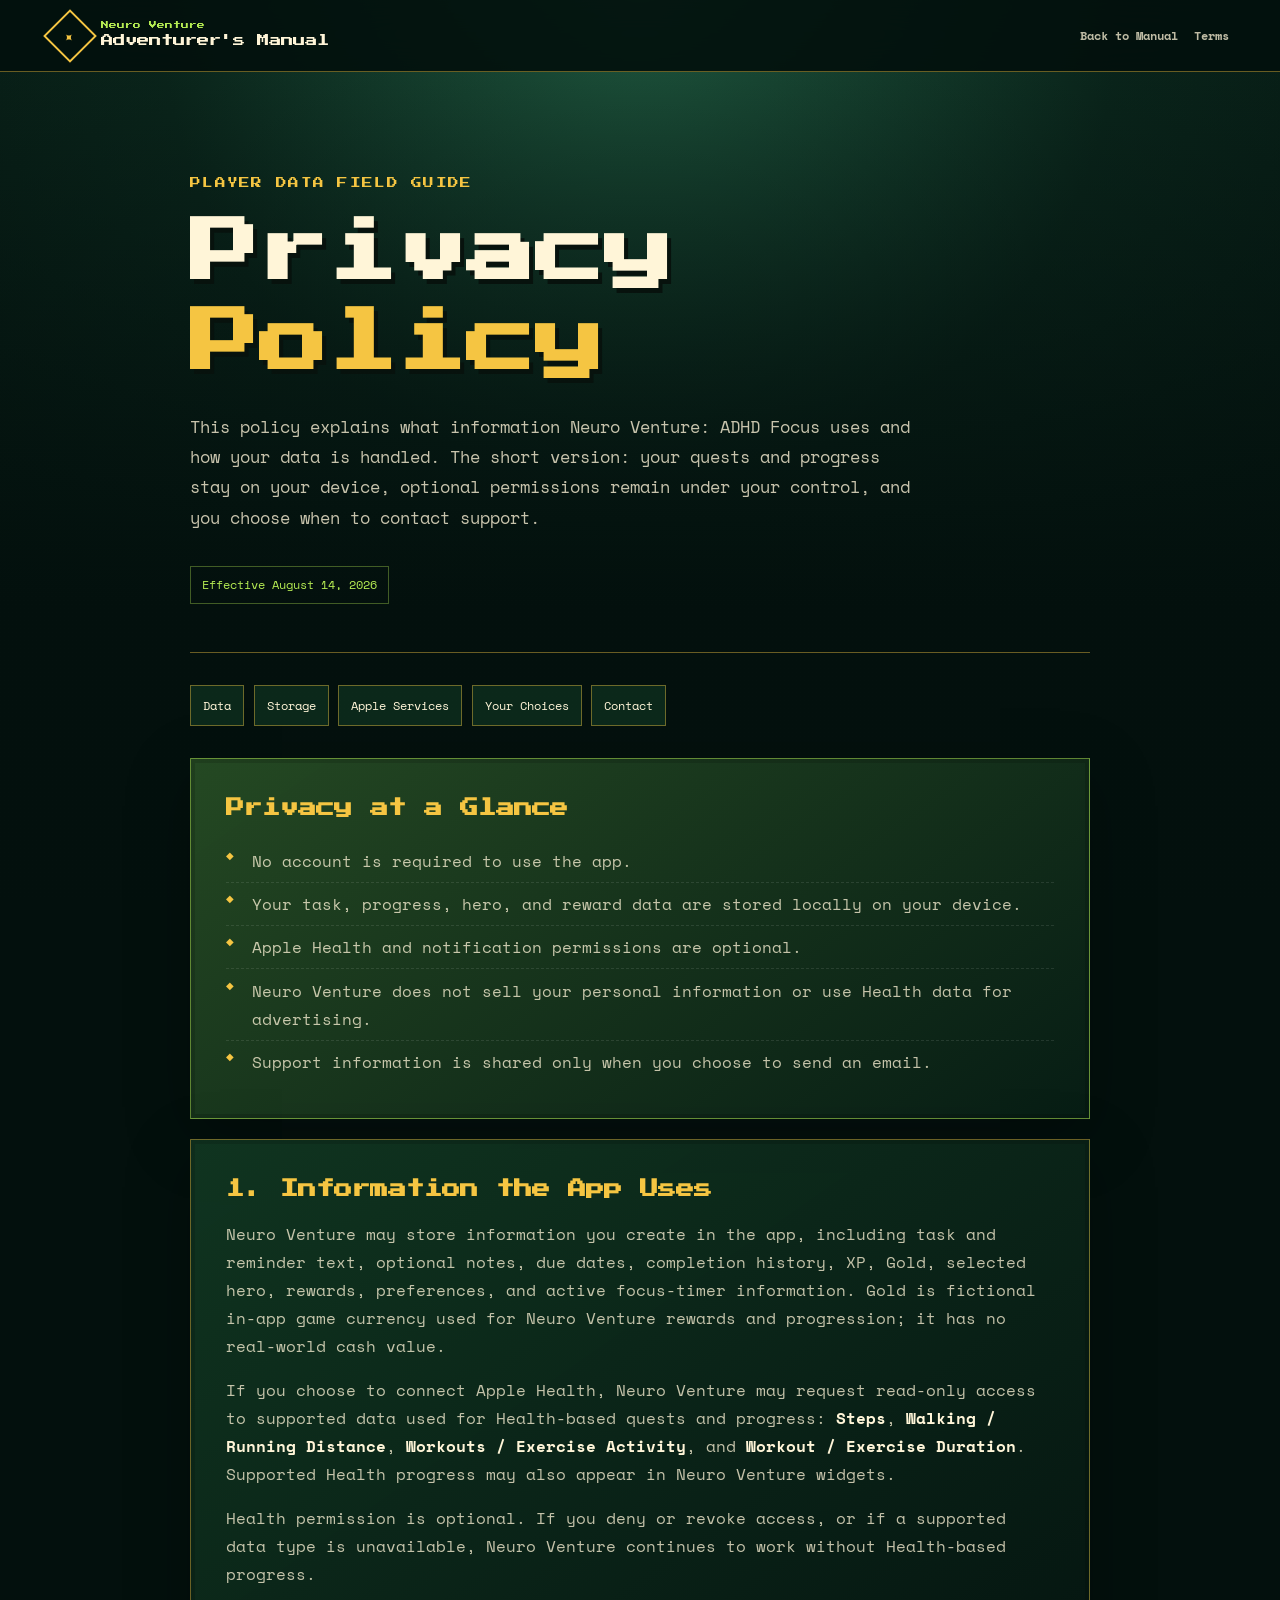
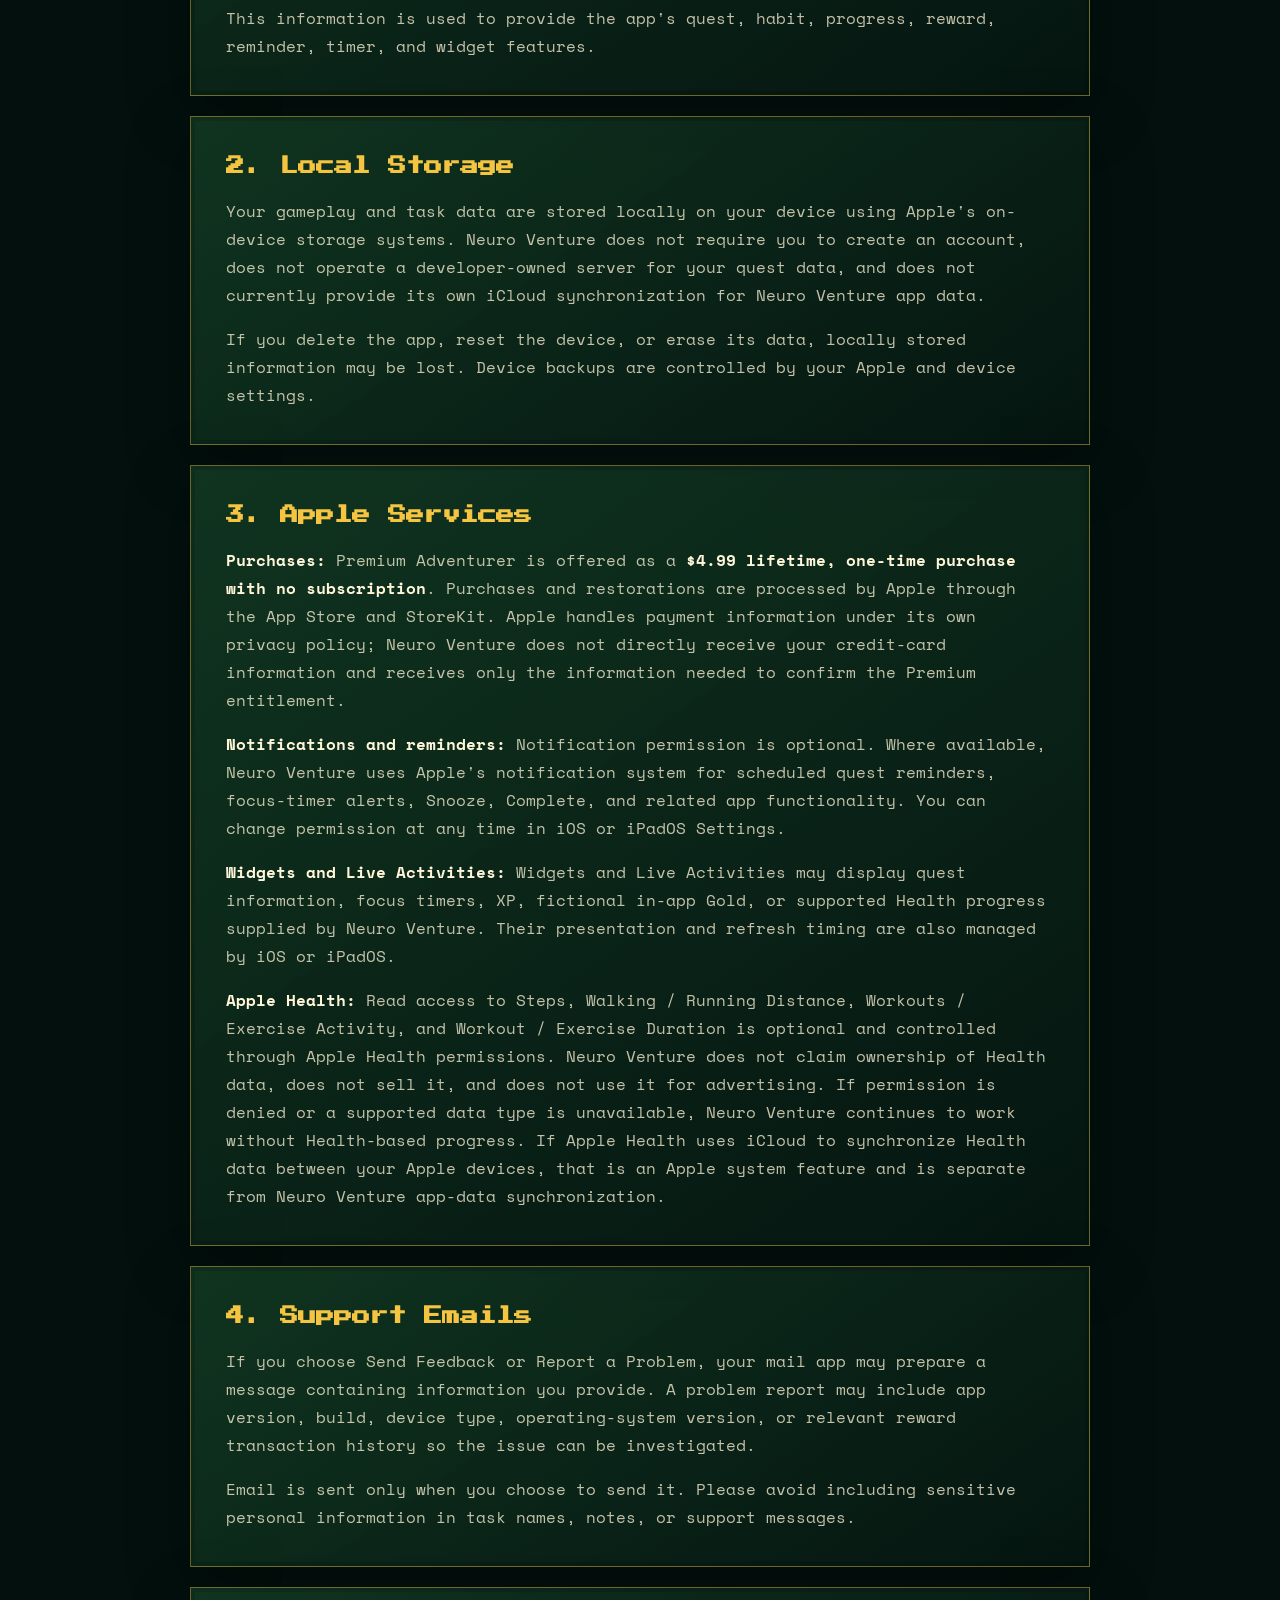
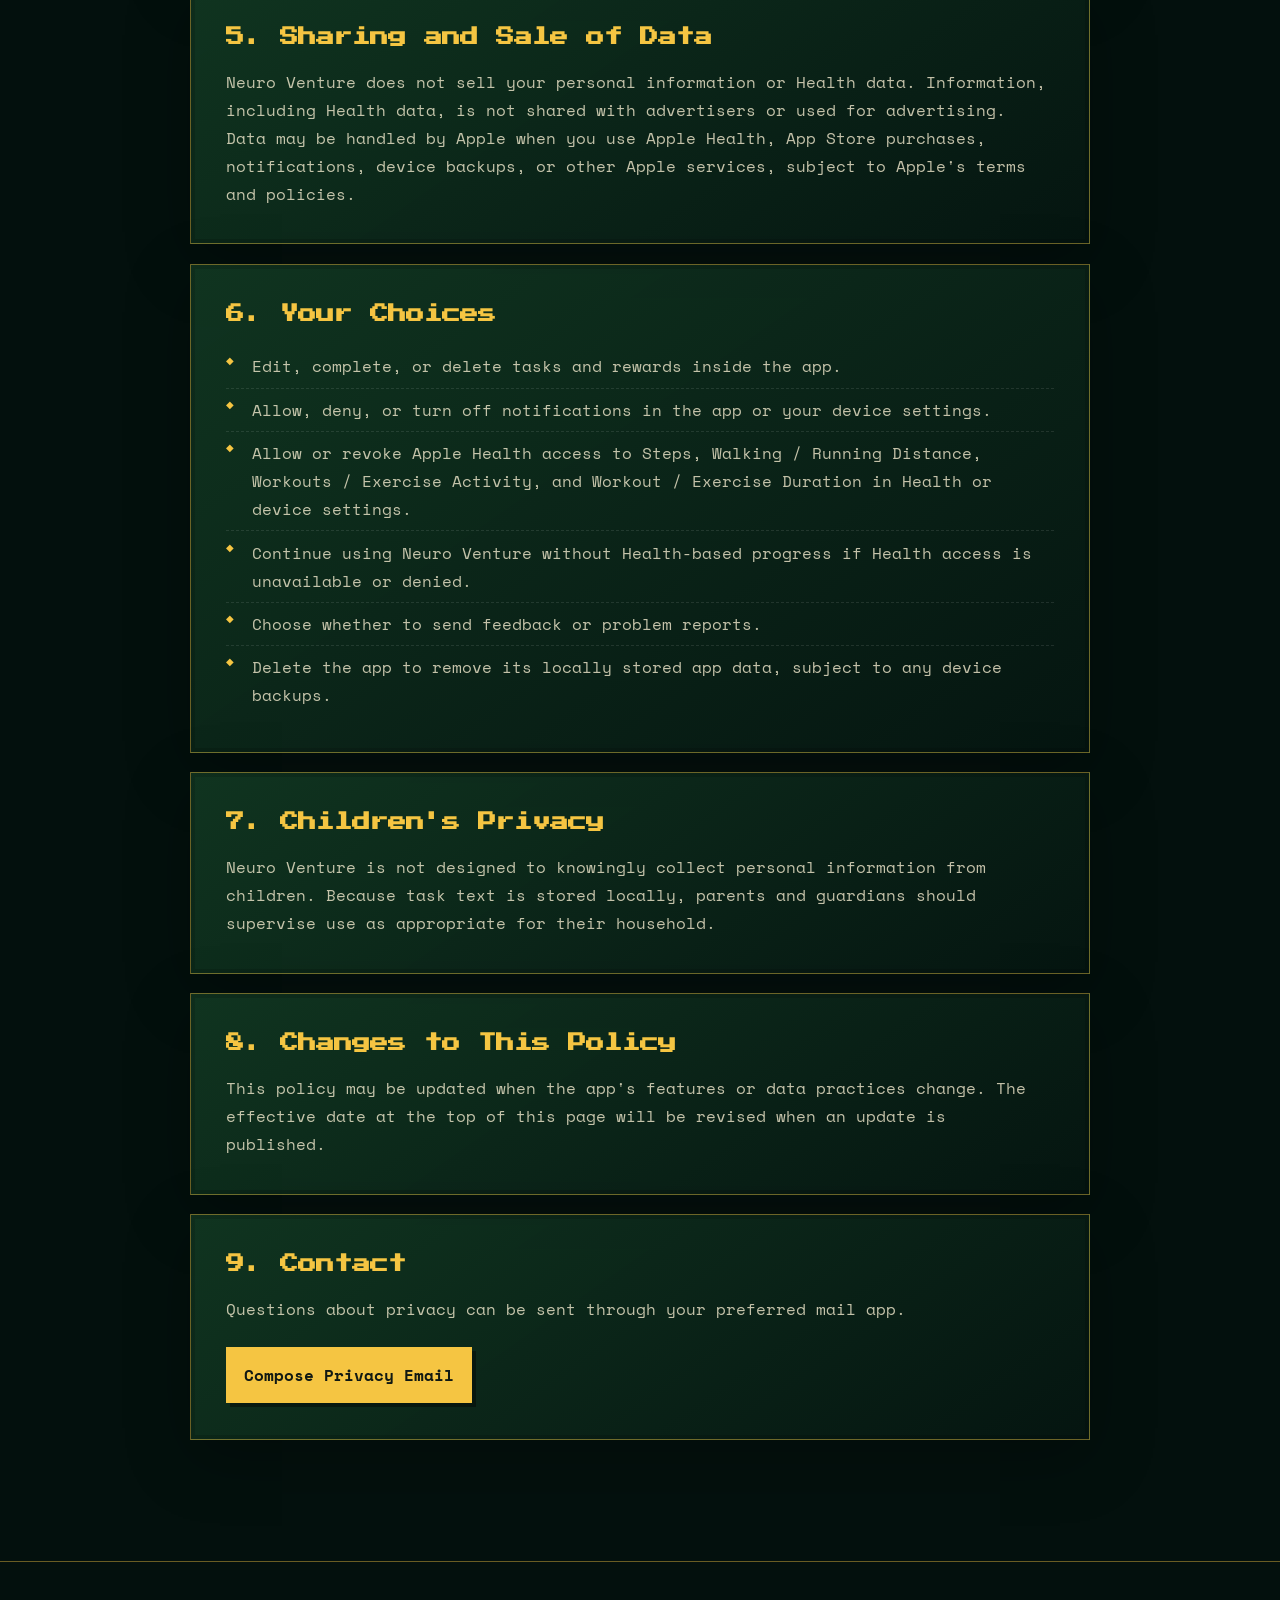
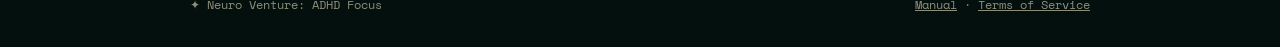
<file: Manual/neuro-venture/privacy.html>
<!doctype html>
<html lang="en">
<head>
  <meta charset="utf-8">
  <meta name="viewport" content="width=device-width, initial-scale=1">
  <meta name="theme-color" content="#071813">
  <meta name="description" content="Privacy Policy for Neuro Venture: ADHD Focus.">
  <title>Privacy Policy | Neuro Venture: ADHD Focus</title>
  <link rel="preconnect" href="https://fonts.googleapis.com">
  <link rel="preconnect" href="https://fonts.gstatic.com" crossorigin>
  <link href="https://fonts.googleapis.com/css2?family=Press+Start+2P&family=Space+Mono:wght@400;700&display=swap" rel="stylesheet">
  <link rel="stylesheet" href="legal.css">
</head>
<body>
  <a class="skip-link" href="#policy">Skip to policy</a>
  <header class="site-header">
    <a class="brand" href="index.html"><span class="brand-rune">✦</span><span><small>Neuro Venture</small>Adventurer's Manual</span></a>
    <nav class="header-links" aria-label="Legal navigation"><a class="manual-link" href="index.html">Back to Manual</a><a href="terms.html">Terms</a></nav>
  </header>
  <main id="policy" class="legal-wrap">
    <header class="legal-hero">
      <p class="eyebrow">Player Data Field Guide</p>
      <h1>Privacy <span>Policy</span></h1>
      <p class="intro">This policy explains what information Neuro Venture: ADHD Focus uses and how your data is handled. The short version: your quests and progress stay on your device, optional permissions remain under your control, and you choose when to contact support.</p>
      <span class="effective">Effective August 14, 2026</span>
    </header>
    <nav class="legal-nav" aria-label="Privacy Policy sections"><a href="#collect">Data</a><a href="#storage">Storage</a><a href="#apple">Apple Services</a><a href="#choices">Your Choices</a><a href="#contact">Contact</a></nav>

    <section class="legal-section notice"><h2>Privacy at a Glance</h2><ul class="rune-list"><li>No account is required to use the app.</li><li>Your task, progress, hero, and reward data are stored locally on your device.</li><li>Apple Health and notification permissions are optional.</li><li>Neuro Venture does not sell your personal information or use Health data for advertising.</li><li>Support information is shared only when you choose to send an email.</li></ul></section>
    <section id="collect" class="legal-section"><h2>1. Information the App Uses</h2><p>Neuro Venture may store information you create in the app, including task and reminder text, optional notes, due dates, completion history, XP, Gold, selected hero, rewards, preferences, and active focus-timer information. Gold is fictional in-app game currency used for Neuro Venture rewards and progression; it has no real-world cash value.</p><p>If you choose to connect Apple Health, Neuro Venture may request read-only access to supported data used for Health-based quests and progress: <strong>Steps</strong>, <strong>Walking / Running Distance</strong>, <strong>Workouts / Exercise Activity</strong>, and <strong>Workout / Exercise Duration</strong>. Supported Health progress may also appear in Neuro Venture widgets.</p><p>Health permission is optional. If you deny or revoke access, or if a supported data type is unavailable, Neuro Venture continues to work without Health-based progress.</p><p>This information is used to provide the app's quest, habit, progress, reward, reminder, timer, and widget features.</p></section>
    <section id="storage" class="legal-section"><h2>2. Local Storage</h2><p>Your gameplay and task data are stored locally on your device using Apple's on-device storage systems. Neuro Venture does not require you to create an account, does not operate a developer-owned server for your quest data, and does not currently provide its own iCloud synchronization for Neuro Venture app data.</p><p>If you delete the app, reset the device, or erase its data, locally stored information may be lost. Device backups are controlled by your Apple and device settings.</p></section>
    <section id="apple" class="legal-section"><h2>3. Apple Services</h2><p><strong>Purchases:</strong> Premium Adventurer is offered as a <strong>$4.99 lifetime, one-time purchase with no subscription</strong>. Purchases and restorations are processed by Apple through the App Store and StoreKit. Apple handles payment information under its own privacy policy; Neuro Venture does not directly receive your credit-card information and receives only the information needed to confirm the Premium entitlement.</p><p><strong>Notifications and reminders:</strong> Notification permission is optional. Where available, Neuro Venture uses Apple's notification system for scheduled quest reminders, focus-timer alerts, Snooze, Complete, and related app functionality. You can change permission at any time in iOS or iPadOS Settings.</p><p><strong>Widgets and Live Activities:</strong> Widgets and Live Activities may display quest information, focus timers, XP, fictional in-app Gold, or supported Health progress supplied by Neuro Venture. Their presentation and refresh timing are also managed by iOS or iPadOS.</p><p><strong>Apple Health:</strong> Read access to Steps, Walking / Running Distance, Workouts / Exercise Activity, and Workout / Exercise Duration is optional and controlled through Apple Health permissions. Neuro Venture does not claim ownership of Health data, does not sell it, and does not use it for advertising. If permission is denied or a supported data type is unavailable, Neuro Venture continues to work without Health-based progress. If Apple Health uses iCloud to synchronize Health data between your Apple devices, that is an Apple system feature and is separate from Neuro Venture app-data synchronization.</p></section>
    <section class="legal-section"><h2>4. Support Emails</h2><p>If you choose Send Feedback or Report a Problem, your mail app may prepare a message containing information you provide. A problem report may include app version, build, device type, operating-system version, or relevant reward transaction history so the issue can be investigated.</p><p>Email is sent only when you choose to send it. Please avoid including sensitive personal information in task names, notes, or support messages.</p></section>
    <section class="legal-section"><h2>5. Sharing and Sale of Data</h2><p>Neuro Venture does not sell your personal information or Health data. Information, including Health data, is not shared with advertisers or used for advertising. Data may be handled by Apple when you use Apple Health, App Store purchases, notifications, device backups, or other Apple services, subject to Apple's terms and policies.</p></section>
    <section id="choices" class="legal-section"><h2>6. Your Choices</h2><ul class="rune-list"><li>Edit, complete, or delete tasks and rewards inside the app.</li><li>Allow, deny, or turn off notifications in the app or your device settings.</li><li>Allow or revoke Apple Health access to Steps, Walking / Running Distance, Workouts / Exercise Activity, and Workout / Exercise Duration in Health or device settings.</li><li>Continue using Neuro Venture without Health-based progress if Health access is unavailable or denied.</li><li>Choose whether to send feedback or problem reports.</li><li>Delete the app to remove its locally stored app data, subject to any device backups.</li></ul></section>
    <section class="legal-section"><h2>7. Children's Privacy</h2><p>Neuro Venture is not designed to knowingly collect personal information from children. Because task text is stored locally, parents and guardians should supervise use as appropriate for their household.</p></section>
    <section class="legal-section"><h2>8. Changes to This Policy</h2><p>This policy may be updated when the app's features or data practices change. The effective date at the top of this page will be revised when an update is published.</p></section>
    <section id="contact" class="legal-section"><h2>9. Contact</h2><p>Questions about privacy can be sent through your preferred mail app.</p><a class="contact-button" href="mailto:bentulj4@gmail.com?subject=Neuro%20Venture%20Privacy%20Question" aria-label="Compose an email with the subject Neuro Venture Privacy Question">Compose Privacy Email</a></section>
  </main>
  <footer class="legal-footer"><p>✦ Neuro Venture: ADHD Focus</p><p><a href="index.html">Manual</a> · <a href="terms.html">Terms of Service</a></p></footer>
</body>
</html>
</file>
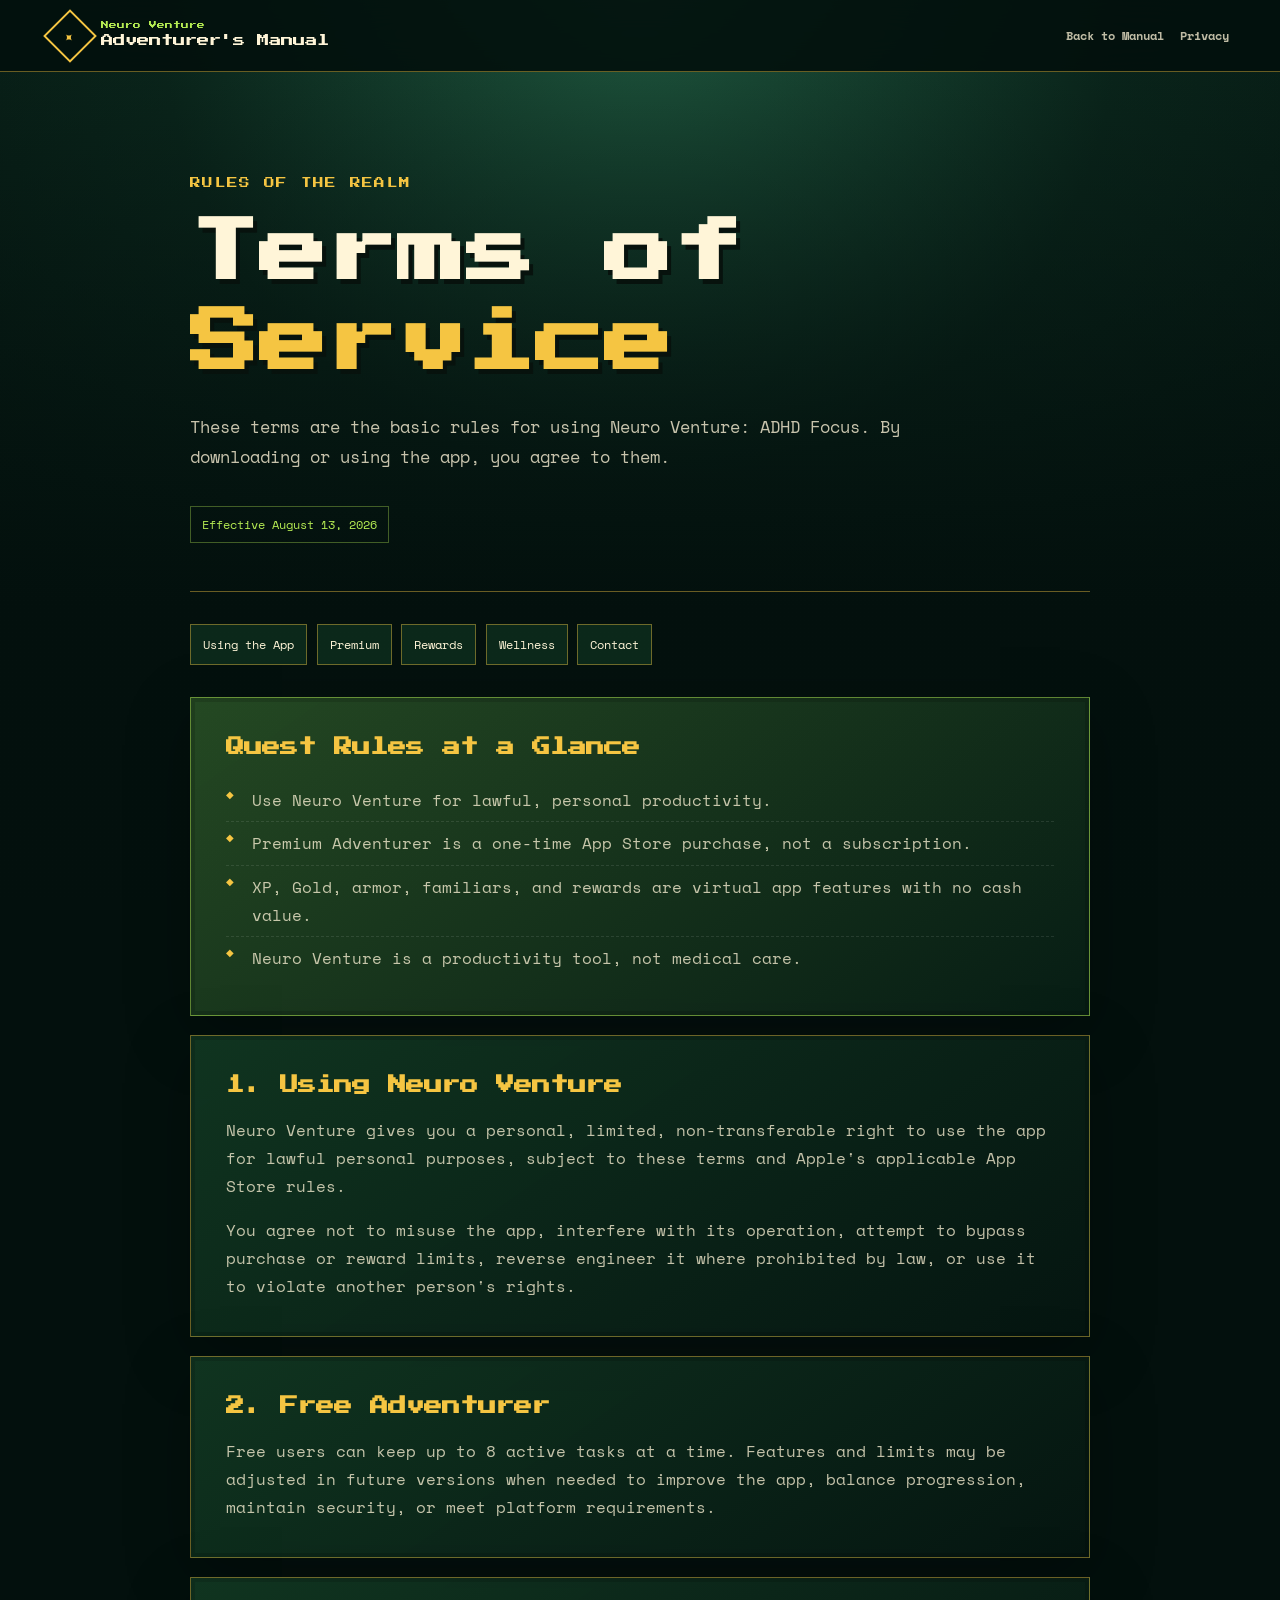
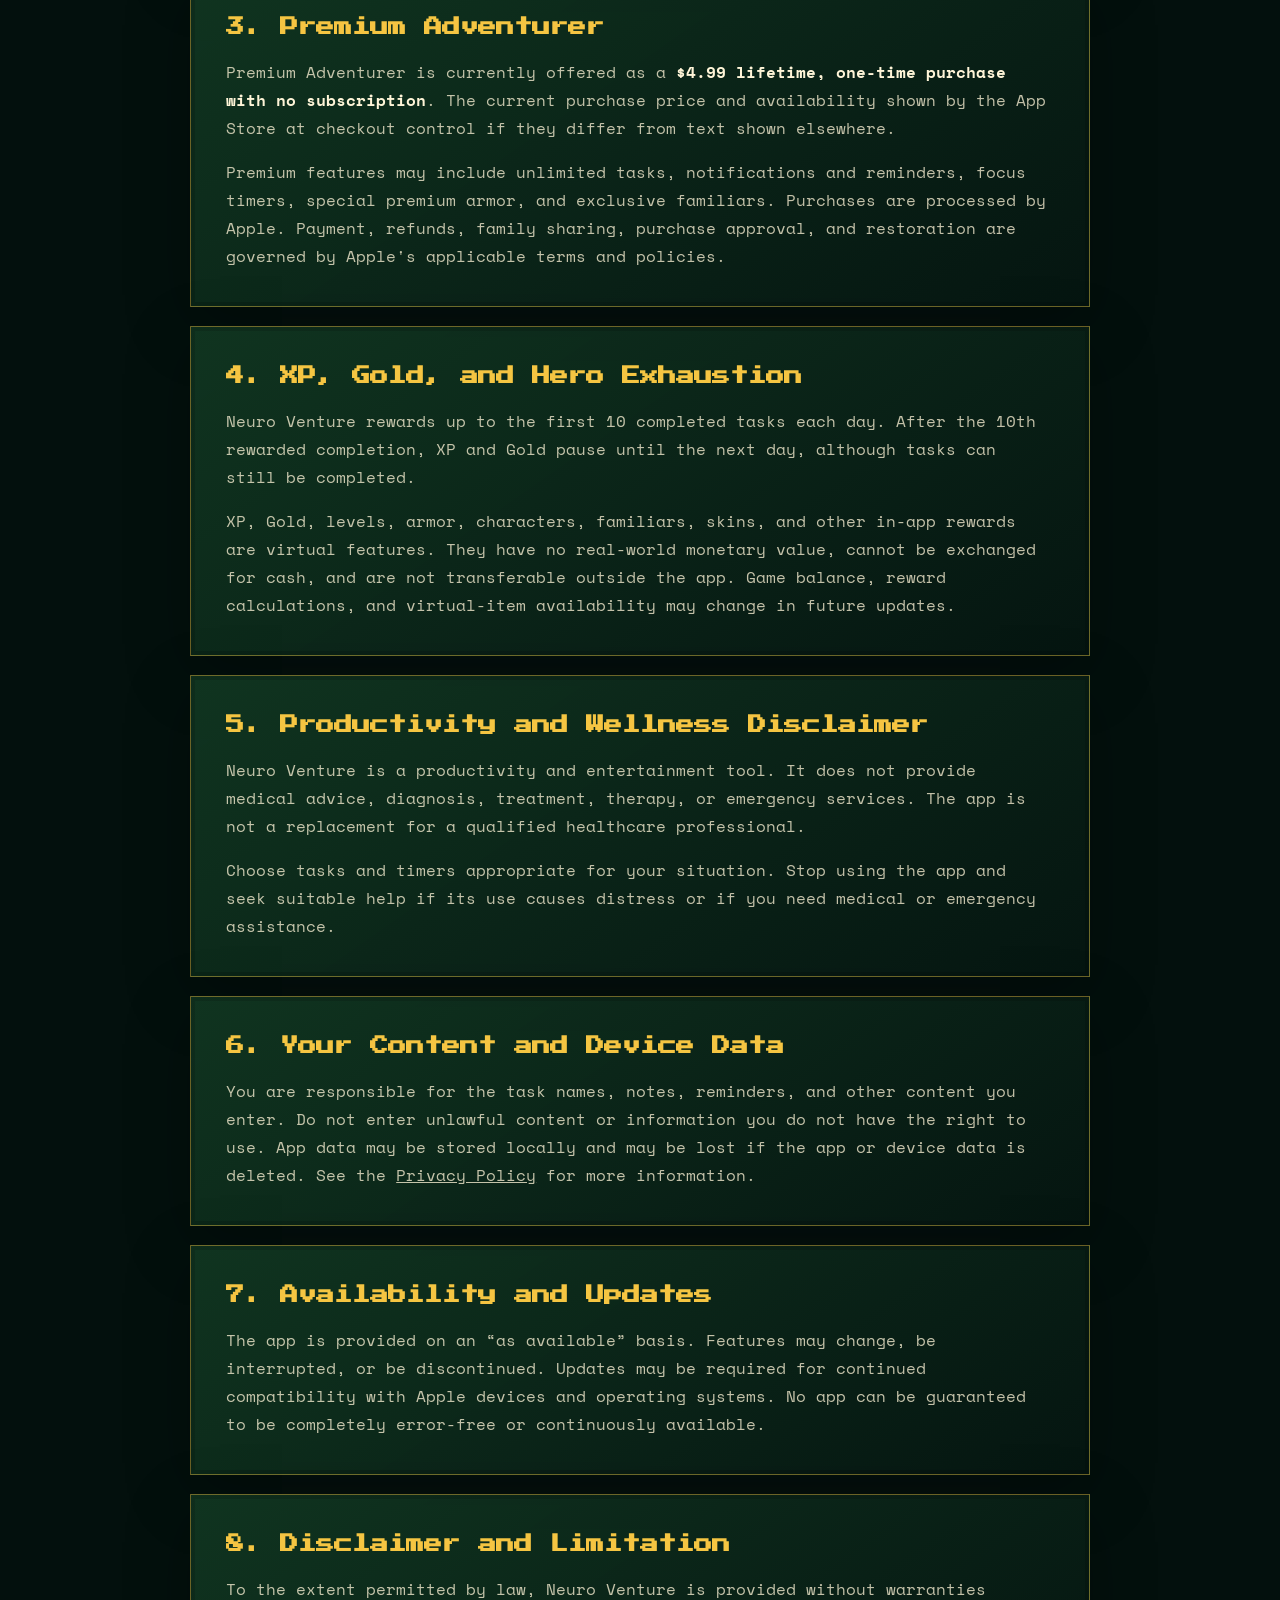
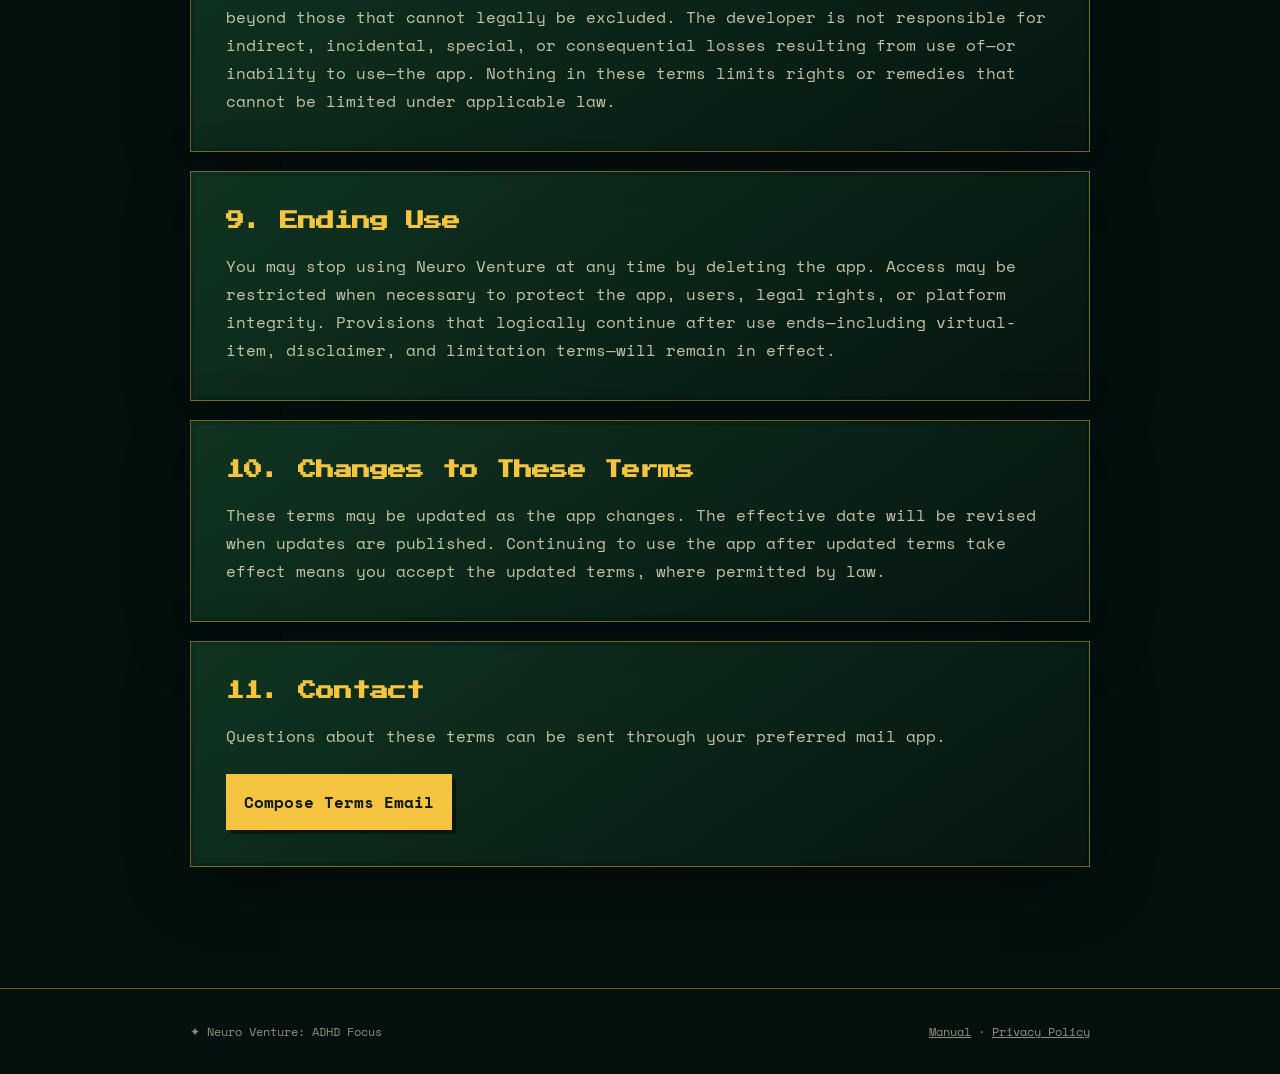
<file: Manual/neuro-venture/terms.html>
<!doctype html>
<html lang="en">
<head>
  <meta charset="utf-8">
  <meta name="viewport" content="width=device-width, initial-scale=1">
  <meta name="theme-color" content="#071813">
  <meta name="description" content="Terms of Service for Neuro Venture: ADHD Focus.">
  <title>Terms of Service | Neuro Venture: ADHD Focus</title>
  <link rel="preconnect" href="https://fonts.googleapis.com">
  <link rel="preconnect" href="https://fonts.gstatic.com" crossorigin>
  <link href="https://fonts.googleapis.com/css2?family=Press+Start+2P&family=Space+Mono:wght@400;700&display=swap" rel="stylesheet">
  <link rel="stylesheet" href="legal.css">
</head>
<body>
  <a class="skip-link" href="#terms">Skip to terms</a>
  <header class="site-header">
    <a class="brand" href="index.html"><span class="brand-rune">✦</span><span><small>Neuro Venture</small>Adventurer's Manual</span></a>
    <nav class="header-links" aria-label="Legal navigation"><a class="manual-link" href="index.html">Back to Manual</a><a href="privacy.html">Privacy</a></nav>
  </header>
  <main id="terms" class="legal-wrap">
    <header class="legal-hero">
      <p class="eyebrow">Rules of the Realm</p>
      <h1>Terms of <span>Service</span></h1>
      <p class="intro">These terms are the basic rules for using Neuro Venture: ADHD Focus. By downloading or using the app, you agree to them.</p>
      <span class="effective">Effective August 13, 2026</span>
    </header>
    <nav class="legal-nav" aria-label="Terms sections"><a href="#use">Using the App</a><a href="#premium">Premium</a><a href="#rewards">Rewards</a><a href="#health">Wellness</a><a href="#contact">Contact</a></nav>

    <section class="legal-section notice"><h2>Quest Rules at a Glance</h2><ul class="rune-list"><li>Use Neuro Venture for lawful, personal productivity.</li><li>Premium Adventurer is a one-time App Store purchase, not a subscription.</li><li>XP, Gold, armor, familiars, and rewards are virtual app features with no cash value.</li><li>Neuro Venture is a productivity tool, not medical care.</li></ul></section>
    <section id="use" class="legal-section"><h2>1. Using Neuro Venture</h2><p>Neuro Venture gives you a personal, limited, non-transferable right to use the app for lawful personal purposes, subject to these terms and Apple's applicable App Store rules.</p><p>You agree not to misuse the app, interfere with its operation, attempt to bypass purchase or reward limits, reverse engineer it where prohibited by law, or use it to violate another person's rights.</p></section>
    <section class="legal-section"><h2>2. Free Adventurer</h2><p>Free users can keep up to 8 active tasks at a time. Features and limits may be adjusted in future versions when needed to improve the app, balance progression, maintain security, or meet platform requirements.</p></section>
    <section id="premium" class="legal-section"><h2>3. Premium Adventurer</h2><p>Premium Adventurer is currently offered as a <strong>$4.99 lifetime, one-time purchase with no subscription</strong>. The current purchase price and availability shown by the App Store at checkout control if they differ from text shown elsewhere.</p><p>Premium features may include unlimited tasks, notifications and reminders, focus timers, special premium armor, and exclusive familiars. Purchases are processed by Apple. Payment, refunds, family sharing, purchase approval, and restoration are governed by Apple's applicable terms and policies.</p></section>
    <section id="rewards" class="legal-section"><h2>4. XP, Gold, and Hero Exhaustion</h2><p>Neuro Venture rewards up to the first 10 completed tasks each day. After the 10th rewarded completion, XP and Gold pause until the next day, although tasks can still be completed.</p><p>XP, Gold, levels, armor, characters, familiars, skins, and other in-app rewards are virtual features. They have no real-world monetary value, cannot be exchanged for cash, and are not transferable outside the app. Game balance, reward calculations, and virtual-item availability may change in future updates.</p></section>
    <section id="health" class="legal-section"><h2>5. Productivity and Wellness Disclaimer</h2><p>Neuro Venture is a productivity and entertainment tool. It does not provide medical advice, diagnosis, treatment, therapy, or emergency services. The app is not a replacement for a qualified healthcare professional.</p><p>Choose tasks and timers appropriate for your situation. Stop using the app and seek suitable help if its use causes distress or if you need medical or emergency assistance.</p></section>
    <section class="legal-section"><h2>6. Your Content and Device Data</h2><p>You are responsible for the task names, notes, reminders, and other content you enter. Do not enter unlawful content or information you do not have the right to use. App data may be stored locally and may be lost if the app or device data is deleted. See the <a href="privacy.html">Privacy Policy</a> for more information.</p></section>
    <section class="legal-section"><h2>7. Availability and Updates</h2><p>The app is provided on an “as available” basis. Features may change, be interrupted, or be discontinued. Updates may be required for continued compatibility with Apple devices and operating systems. No app can be guaranteed to be completely error-free or continuously available.</p></section>
    <section class="legal-section"><h2>8. Disclaimer and Limitation</h2><p>To the extent permitted by law, Neuro Venture is provided without warranties beyond those that cannot legally be excluded. The developer is not responsible for indirect, incidental, special, or consequential losses resulting from use of—or inability to use—the app. Nothing in these terms limits rights or remedies that cannot be limited under applicable law.</p></section>
    <section class="legal-section"><h2>9. Ending Use</h2><p>You may stop using Neuro Venture at any time by deleting the app. Access may be restricted when necessary to protect the app, users, legal rights, or platform integrity. Provisions that logically continue after use ends—including virtual-item, disclaimer, and limitation terms—will remain in effect.</p></section>
    <section class="legal-section"><h2>10. Changes to These Terms</h2><p>These terms may be updated as the app changes. The effective date will be revised when updates are published. Continuing to use the app after updated terms take effect means you accept the updated terms, where permitted by law.</p></section>
    <section id="contact" class="legal-section"><h2>11. Contact</h2><p>Questions about these terms can be sent through your preferred mail app.</p><a class="contact-button" href="mailto:bentulj4@gmail.com?subject=Neuro%20Venture%20Terms%20Question" aria-label="Compose an email with the subject Neuro Venture Terms Question">Compose Terms Email</a></section>
  </main>
  <footer class="legal-footer"><p>✦ Neuro Venture: ADHD Focus</p><p><a href="index.html">Manual</a> · <a href="privacy.html">Privacy Policy</a></p></footer>
</body>
</html>
</file>
<file: Manual/neuro-venture/manual.css>
:root {
  --forest-950: #03100d;
  --forest-900: #071813;
  --forest-800: #0b251a;
  --forest-700: #123923;
  --moss: #6fa842;
  --lime: #b6ec53;
  --gold: #f5c542;
  --gold-dark: #a66d15;
  --cream: #fff5d8;
  --ink: #111913;
  --danger: #f0645d;
  --danger-dark: #4b1519;
  --panel: rgba(8, 24, 18, .9);
  --panel-soft: rgba(16, 43, 29, .82);
  --border: rgba(245, 197, 66, .42);
  --shadow: 0 20px 70px rgba(0, 0, 0, .42);
  --pixel: "Press Start 2P", ui-monospace, monospace;
  --body: "Space Mono", ui-monospace, monospace;
}

* { box-sizing: border-box; }
html { scroll-behavior: smooth; scroll-padding-top: 92px; }
body {
  margin: 0;
  color: var(--cream);
  background:
    linear-gradient(180deg, rgba(3, 16, 13, .12), var(--forest-950) 38rem),
    radial-gradient(circle at 50% 5%, #236246 0, #0b281d 32rem, var(--forest-950) 70rem);
  font-family: var(--body);
  line-height: 1.75;
  overflow-x: hidden;
}
body::before {
  content: "";
  position: fixed;
  inset: 0;
  pointer-events: none;
  opacity: .15;
  background-image: linear-gradient(rgba(255,255,255,.035) 1px, transparent 1px), linear-gradient(90deg, rgba(255,255,255,.025) 1px, transparent 1px);
  background-size: 4px 4px;
  z-index: 20;
}
.forest-sky {
  position: absolute;
  inset: 0 0 auto;
  height: 760px;
  overflow: hidden;
  pointer-events: none;
  background:
    radial-gradient(circle at 15% 22%, rgba(182,236,83,.15) 0 2px, transparent 3px),
    radial-gradient(circle at 76% 15%, rgba(245,197,66,.2) 0 2px, transparent 3px),
    linear-gradient(135deg, transparent 0 27%, rgba(52,104,58,.23) 28% 34%, transparent 35%),
    linear-gradient(225deg, transparent 0 23%, rgba(37,85,48,.3) 24% 32%, transparent 33%);
  background-size: 110px 90px, 150px 120px, 380px 340px, 460px 400px;
  mask-image: linear-gradient(#000 60%, transparent);
}
a { color: inherit; }
img { display: block; max-width: 100%; }
button { font: inherit; }
.skip-link { position: fixed; left: 1rem; top: -5rem; z-index: 100; background: var(--gold); color: var(--ink); padding: .7rem 1rem; font-weight: 700; }
.skip-link:focus { top: 1rem; }

.site-header {
  position: sticky;
  top: 0;
  z-index: 15;
  min-height: 72px;
  display: flex;
  align-items: center;
  justify-content: space-between;
  gap: 2rem;
  padding: .8rem clamp(1rem, 4vw, 4rem);
  border-bottom: 1px solid var(--border);
  background: rgba(3,16,13,.88);
  backdrop-filter: blur(18px);
}
.brand { display: flex; align-items: center; gap: .75rem; text-decoration: none; font-family: var(--pixel); font-size: clamp(.6rem, 1vw, .78rem); line-height: 1.45; }
.brand small { display: block; color: var(--lime); font-size: .62em; margin-bottom: .2rem; }
.brand-rune { display: grid; place-items: center; width: 38px; aspect-ratio: 1; color: var(--gold); border: 2px solid var(--gold); transform: rotate(45deg); box-shadow: 0 0 20px rgba(245,197,66,.22); }
.brand-rune::first-letter { transform: rotate(-45deg); }
.manual-nav { display: flex; align-items: center; gap: clamp(.8rem, 2vw, 1.6rem); }
.manual-nav a { color: rgba(255,245,216,.72); text-decoration: none; font-size: .72rem; font-weight: 700; }
.manual-nav a:hover, .manual-nav a:focus-visible { color: var(--gold); }
.menu-button { display: none; color: var(--cream); background: var(--forest-700); border: 1px solid var(--border); padding: .6rem .8rem; }

.chapter { width: min(1180px, calc(100% - 2rem)); margin-inline: auto; padding: clamp(4.5rem, 9vw, 8rem) 0; }
.hero { min-height: calc(100vh - 72px); display: grid; grid-template-columns: 1.2fr .8fr; align-items: center; gap: clamp(2rem, 7vw, 7rem); }
.eyebrow { margin: 0 0 1rem; color: var(--gold); font-family: var(--pixel); font-size: .68rem; letter-spacing: .12em; text-transform: uppercase; }
h1, h2, h3, p { margin-top: 0; }
h1, h2 { font-family: var(--pixel); }
h1 { margin-bottom: 2rem; font-size: clamp(2.4rem, 7vw, 6.6rem); line-height: 1.2; letter-spacing: -.04em; text-shadow: 5px 6px 0 #07120d, 0 0 36px rgba(245,197,66,.12); }
h1 span { color: var(--gold); }
h2 { margin-bottom: 1rem; font-size: clamp(1.8rem, 4vw, 3.5rem); line-height: 1.35; }
h3 { font-family: var(--pixel); font-size: clamp(.92rem, 1.5vw, 1.2rem); line-height: 1.55; }
.hero-lede, .chapter-intro, .section-heading > p:last-child { max-width: 730px; color: rgba(255,245,216,.78); font-size: clamp(1rem, 1.8vw, 1.18rem); }
.hero-actions { display: flex; flex-wrap: wrap; gap: .8rem; margin-top: 2rem; }
.button { padding: .9rem 1.2rem; border: 2px solid var(--gold); text-decoration: none; font-weight: 700; box-shadow: 5px 5px 0 rgba(0,0,0,.45); }
.button-primary { color: var(--ink); background: var(--gold); }
.button-secondary { background: rgba(7,24,19,.75); }
.button-store { color: var(--cream); background: #050807; border-color: rgba(255,255,255,.7); }
.button:hover { transform: translate(-2px,-2px); box-shadow: 7px 7px 0 rgba(0,0,0,.5); }
.quest-card, .copy-panel, .resource-card, .step-card, .status-panel, .faq-list details, .support-section {
  border: 1px solid var(--border);
  background: linear-gradient(145deg, rgba(18,57,35,.92), rgba(5,21,16,.96));
  box-shadow: var(--shadow), inset 0 0 0 4px rgba(0,0,0,.18);
}
.quest-card { padding: 1.25rem; outline: 1px solid rgba(182,236,83,.16); outline-offset: -8px; }
.quest-card-title { margin: -.2rem -.2rem 1.2rem; padding: 1rem; color: var(--gold); border-bottom: 1px solid var(--border); font-family: var(--pixel); font-size: .72rem; text-align: center; }
.quest-card ol { margin: 0; padding: 0; list-style: none; }
.quest-card li { display: grid; grid-template-columns: 48px 1fr; align-items: center; gap: .5rem; padding: .9rem .4rem; border-bottom: 1px dashed rgba(255,245,216,.16); }
.quest-card li:last-child { border: 0; }
.quest-card li span { color: var(--lime); font-family: var(--pixel); font-size: .72rem; }

.section-heading { margin-bottom: 2.5rem; }
.steps-grid, .resource-grid, .tips-grid { display: grid; grid-template-columns: repeat(3,1fr); gap: 1rem; }
.step-card { position: relative; padding: 2rem 1.4rem 1.5rem; }
.step-number { position: absolute; right: 1rem; top: 1rem; color: rgba(245,197,66,.22); font-family: var(--pixel); font-size: 2.3rem; }
.step-card h3 { position: relative; color: var(--gold); }
.step-card p, .copy-panel p, .resource-card p, .tips-grid p { color: rgba(255,245,216,.74); }
.tip { display: flex; gap: 1rem; align-items: flex-start; margin-top: 1.5rem; padding: 1rem 1.2rem; border-left: 4px solid var(--lime); background: rgba(112,168,66,.12); }
.tip span { color: var(--lime); font-size: 1.25rem; }
.tip p { margin: 0; }

.content-chapter { border-top: 1px solid rgba(245,197,66,.18); }
.chapter-marker { display: flex; gap: 1.5rem; align-items: flex-start; margin-bottom: 1rem; }
.chapter-marker > span { color: rgba(245,197,66,.28); font-family: var(--pixel); font-size: clamp(2.8rem, 8vw, 7rem); line-height: 1; }
.chapter-marker .eyebrow { margin-bottom: .4rem; }
.chapter-marker h2 { margin: 0; }
.chapter-intro { margin: 0 0 3rem; }
.subchapter { display: grid; grid-template-columns: .8fr 1.2fr; gap: clamp(1.5rem,5vw,5rem); align-items: center; margin: 4rem 0 7rem; }
.subchapter.reverse { grid-template-columns: 1fr 1.2fr; }
.subchapter.reverse .copy-panel { order: 2; }
.copy-panel { padding: clamp(1.4rem, 3vw, 2.2rem); }
.copy-panel h3 { color: var(--gold); }
.fine-print { padding-top: 1rem; border-top: 1px dashed var(--border); font-size: .82rem; }
.difficulty-list { display: grid; gap: .6rem; margin: 1.5rem 0; }
.difficulty-list div { display: grid; grid-template-columns: 40px 1fr auto; align-items: center; gap: .7rem; padding: .75rem; background: rgba(0,0,0,.2); }
.difficulty-list em { color: var(--lime); font-style: normal; font-size: .78rem; }
.difficulty-icon { display: grid; place-items: center; aspect-ratio: 1; color: var(--ink); font-weight: 700; }
.difficulty-icon.easy { background: #f9b83a; }.difficulty-icon.medium { background: #78ad52; }.difficulty-icon.hard { background: #ef6757; }
.rune-list { padding: 0; list-style: none; }
.rune-list li { position: relative; padding: .5rem 0 .5rem 1.7rem; border-bottom: 1px dashed rgba(255,255,255,.1); }
.rune-list li::before { content: "◆"; position: absolute; left: 0; color: var(--gold); font-size: .65rem; }
.instruction-list { margin: 0; padding: 0; list-style: none !important; }
.instruction-list > li { list-style: none !important; }
.instruction-list > li::marker { content: ""; }
.screenshot-card { margin: 0; min-width: 0; }
.screenshot-card img { width: 100%; height: auto; border: 1px solid rgba(245,197,66,.55); background: var(--forest-900); box-shadow: var(--shadow); }
.phone-shot img { max-width: 420px; margin-inline: auto; }
.screenshot-card figcaption { padding: .7rem .4rem; color: rgba(255,245,216,.55); font-size: .72rem; text-align: center; }
.status-panel { display: flex; gap: 1.5rem; align-items: flex-start; padding: clamp(1.4rem,3vw,2.2rem); }
.status-icon { flex: 0 0 58px; display: grid; place-items: center; aspect-ratio: 1; border: 2px solid currentColor; color: var(--gold); font-size: 1.6rem; transform: rotate(45deg); }
.status-icon.crossed-swords { color: #ffaaa5; }
.status-panel > div { flex: 1; }
.status-label { margin-bottom: .35rem; color: var(--gold); font-family: var(--pixel); font-size: .65rem; text-transform: uppercase; }
.status-panel h3 { margin-bottom: .5rem; }
.status-panel p:last-child { margin-bottom: 0; }
.status-panel.pending { border-color: rgba(245,197,66,.32); background: linear-gradient(145deg, rgba(85,64,17,.56), rgba(20,24,12,.92)); }

.compact-chapter { padding-bottom: 5rem; }
.resource-grid { grid-template-columns: repeat(2,1fr); }
.premium-chapter { background: radial-gradient(circle at 18% 32%, rgba(24,151,158,.12), transparent 34%), radial-gradient(circle at 86% 24%, rgba(107,55,161,.14), transparent 32%); }
.premium-showcase { display: grid; grid-template-columns: minmax(280px,.88fr) minmax(340px,1.12fr); gap: clamp(1.5rem,4vw,4rem); align-items: center; margin-top: 2.5rem; }
.premium-visual { margin: 0; border: 2px solid rgba(245,197,66,.55); background: #070b13; box-shadow: 0 20px 60px rgba(0,0,0,.48), 0 0 36px rgba(24,151,158,.1); }
.premium-visual img { display: block; width: 100%; height: auto; }
.premium-visual figcaption { padding: .85rem 1rem; color: rgba(255,245,216,.68); border-top: 1px solid rgba(245,197,66,.28); font-size: .78rem; line-height: 1.55; }
.premium-copy h4 { margin: 1.6rem 0 .65rem; color: var(--gold); font-family: var(--pixel); font-size: .66rem; line-height: 1.7; }
.premium-purchase { color: var(--lime); }
.premium-examples { margin-top: 1.8rem; padding-top: .2rem; border-top: 1px solid rgba(245,197,66,.22); }
.premium-examples p { margin-bottom: .9rem; }
.resource-card { padding: 2rem; }
.resource-glyph { display: grid; place-items: center; width: 66px; aspect-ratio: 1; margin-bottom: 1.2rem; border: 2px solid currentColor; font-family: var(--pixel); font-size: .8rem; }
.xp-card .resource-glyph { color: var(--lime); }.gold-card .resource-glyph { color: var(--gold); border-radius: 50%; font-size: 2rem; }
.exhaustion-chapter { width: 100%; padding-inline: max(1rem, calc((100% - 1180px)/2)); background: linear-gradient(180deg, transparent, rgba(75,21,25,.26) 30%, rgba(75,21,25,.18) 76%, transparent); }
.status-panel.danger { border-color: rgba(240,100,93,.7); background: linear-gradient(145deg, rgba(94,29,29,.94), rgba(29,16,16,.96)); }
.status-panel.danger .status-label { color: #ffaaa5; }
.device-comparison { display: grid; grid-template-columns: .7fr 1.3fr; gap: 2rem; align-items: center; margin: 3rem 0; }
.tip-gold { border-color: var(--gold); background: rgba(245,197,66,.1); }
.tip-gold span { color: var(--gold); }
.widget-showcase { display: grid; grid-template-columns: .8fr .8fr 1.4fr; gap: 1rem; align-items: end; margin: 3rem 0; }
.widget-card { margin: 0; min-width: 0; padding: 1rem; border: 1px solid var(--border); background: linear-gradient(145deg, rgba(18,57,35,.78), rgba(5,21,16,.9)); box-shadow: var(--shadow); }
.widget-card img { width: 100%; height: auto; object-fit: contain; }
.widget-card figcaption { display: grid; gap: .25rem; padding-top: .8rem; }
.widget-card figcaption strong { color: var(--gold); font-family: var(--pixel); font-size: .67rem; line-height: 1.6; }
.widget-card figcaption span { color: rgba(255,245,216,.62); font-size: .72rem; }
.widget-features { margin: 2rem 0 4rem; }
.widget-features .resource-glyph { color: var(--lime); }
.widget-setup { align-items: stretch; grid-template-columns: repeat(2,1fr); }
.health-widget { align-self: center; }

.device-guides { width: 100%; padding-inline: max(1rem, calc((100% - 1180px)/2)); background: rgba(7,24,19,.75); border-block: 1px solid rgba(245,197,66,.18); }
.device-tabs { display: flex; gap: .6rem; margin-bottom: 2rem; }
.device-tabs button { flex: 1; padding: 1rem; color: rgba(255,245,216,.7); background: rgba(0,0,0,.25); border: 1px solid var(--border); cursor: pointer; }
.device-tabs button[aria-selected="true"] { color: var(--ink); background: var(--gold); font-weight: 700; }
.device-panel { display: grid; gap: 2rem; }
.device-panel { scroll-margin-top: 88px; }
.device-step { display: grid; grid-template-columns: minmax(240px,.8fr) 1.2fr; align-items: center; gap: clamp(1.5rem,5vw,5rem); padding-bottom: 2rem; border-bottom: 1px dashed rgba(255,255,255,.15); }
.device-step:nth-child(even) figure { order: 2; }
.device-step figure { margin: 0; }
.device-step img { max-height: 680px; width: auto; max-width: 100%; margin-inline: auto; border: 1px solid rgba(245,197,66,.4); box-shadow: var(--shadow); }
.device-step div > span { color: var(--gold); font-family: var(--pixel); font-size: .62rem; }
.device-step div p { color: rgba(255,245,216,.72); }
.warning-step div { padding: 1.2rem; border-left: 4px solid var(--danger); background: rgba(75,21,25,.3); }

.tips-grid { grid-template-columns: repeat(4,1fr); }
.tips-grid article { padding: 1.3rem; border-top: 2px solid var(--moss); background: rgba(18,57,35,.35); }
.tips-grid span { color: var(--gold); font-family: var(--pixel); font-size: .7rem; }
.tips-grid h3 { margin-top: .8rem; font-size: .85rem; }
.faq-list { display: grid; gap: .7rem; }
.faq-list details { padding: 0; }
.faq-list summary { padding: 1.2rem 3.2rem 1.2rem 1.2rem; cursor: pointer; list-style: none; font-weight: 700; position: relative; }
.faq-list summary::-webkit-details-marker { display: none; }
.faq-list summary::after { content: "+"; position: absolute; right: 1.2rem; color: var(--gold); font-family: var(--pixel); }
.faq-list details[open] summary::after { content: "−"; }
.faq-list details p { margin: 0; padding: 0 1.2rem 1.2rem; color: rgba(255,245,216,.72); }
.support-section { display: grid; grid-template-columns: 1fr 1.4fr; gap: 2rem; padding: clamp(1.5rem,4vw,3rem); margin-bottom: 6rem; }
.support-links { display: grid; grid-template-columns: 1fr 1fr; gap: .7rem; }
.support-links span, .support-links a { display: flex; justify-content: space-between; gap: 1rem; padding: .9rem; border: 1px solid rgba(255,255,255,.14); color: rgba(255,245,216,.6); }
.support-links a { color: var(--cream); text-decoration: none; background: rgba(112,168,66,.1); border-color: rgba(182,236,83,.4); }
.support-links a:hover, .support-links a:focus-visible { color: var(--gold); border-color: var(--gold); background: rgba(245,197,66,.1); }
.support-links small { color: var(--gold); }
footer { display: flex; justify-content: space-between; gap: 1rem; padding: 2rem max(1rem, calc((100% - 1180px)/2)); border-top: 1px solid var(--border); color: rgba(255,245,216,.55); font-size: .75rem; }
footer p { margin: 0; } footer span { color: var(--gold); }

@media (max-width: 900px) {
  .menu-button { display: block; }
  .manual-nav { display: none; position: absolute; top: 100%; left: 0; right: 0; flex-direction: column; align-items: stretch; padding: 1rem; background: var(--forest-950); border-bottom: 1px solid var(--border); }
  .manual-nav.open { display: flex; }
  .manual-nav a { padding: .55rem; }
  .hero, .subchapter, .subchapter.reverse, .support-section, .premium-showcase { grid-template-columns: 1fr; }
  .subchapter.reverse .copy-panel { order: 0; }
  .hero { min-height: auto; padding-top: 6rem; }
  .steps-grid { grid-template-columns: 1fr; }
  .tips-grid { grid-template-columns: repeat(2,1fr); }
}
@media (max-width: 640px) {
  .chapter { width: min(100% - 1.4rem,1180px); }
  .site-header { min-height: 64px; padding-inline: .8rem; }
  .brand-rune { width: 30px; }
  .brand { font-size: .55rem; }
  .hero-actions, .device-tabs { flex-direction: column; }
  .button { text-align: center; }
  .chapter-marker { gap: .7rem; }
  .chapter-marker > span { font-size: 2.3rem; }
  .resource-grid, .device-comparison, .tips-grid, .support-links { grid-template-columns: 1fr; }
  .widget-showcase, .widget-setup { grid-template-columns: 1fr; }
  .status-panel { display: block; }
  .status-icon { width: 46px; margin-bottom: 1.4rem; }
  .device-step { grid-template-columns: 1fr; }
  .device-step:nth-child(even) figure { order: 0; }
  .difficulty-list div { grid-template-columns: 34px 1fr; }
  .difficulty-list em { grid-column: 2; }
  footer { flex-direction: column; }
}
@media (prefers-reduced-motion: reduce) {
  html { scroll-behavior: auto; }
  *, *::before, *::after { transition-duration: .01ms !important; animation-duration: .01ms !important; }
}

/* Streaks & Badges */
.badge-group { margin-top: 2.5rem; }
.badge-group h3 { margin-bottom: 1rem; }
.badge-grid { display: grid; grid-template-columns: repeat(5,1fr); gap: 1rem; }
.badge-tile { margin: 0; padding: 1rem .75rem; text-align: center; border: 1px solid rgba(245,197,66,.25); border-radius: 14px; background: rgba(255,245,216,.04); }
.badge-tile img { width: 100%; max-width: 120px; aspect-ratio: 1; object-fit: contain; image-rendering: pixelated; }
.badge-emoji > span { display: grid; place-items: center; width: 100%; max-width: 120px; aspect-ratio: 1; margin: 0 auto; font-size: 3rem; opacity: .9; }
.badge-tile figcaption { margin-top: .5rem; }
.badge-tile strong { display: block; color: var(--gold); }
.badge-tile figcaption span { display: block; font-size: .85rem; color: rgba(255,245,216,.7); }
@media (max-width: 900px) { .badge-grid { grid-template-columns: repeat(3,1fr); } }
@media (max-width: 560px) { .badge-grid { grid-template-columns: repeat(2,1fr); } }

.widget-tag { display: inline-block; margin-left: .35rem; padding: .1rem .4rem; font-style: normal; font-size: .55rem; color: var(--ink); background: var(--gold); vertical-align: middle; }
.widget-tag.free { background: var(--lime); }
</file>
<file: Manual/neuro-venture/legal.css>
:root {
  --forest-950: #03100d;
  --forest-900: #071813;
  --forest-700: #123923;
  --lime: #b6ec53;
  --gold: #f5c542;
  --cream: #fff5d8;
  --ink: #111913;
  --border: rgba(245, 197, 66, .42);
  --pixel: "Press Start 2P", ui-monospace, monospace;
  --body: "Space Mono", ui-monospace, monospace;
}
* { box-sizing: border-box; }
html { scroll-behavior: smooth; }
body {
  margin: 0;
  color: var(--cream);
  background:
    linear-gradient(180deg, rgba(3,16,13,.08), var(--forest-950) 38rem),
    radial-gradient(circle at 50% 0, #236246 0, #0b281d 30rem, var(--forest-950) 72rem);
  font-family: var(--body);
  line-height: 1.75;
}
body::before {
  content: "";
  position: fixed;
  inset: 0;
  pointer-events: none;
  opacity: .15;
  background-image: linear-gradient(rgba(255,255,255,.035) 1px, transparent 1px), linear-gradient(90deg, rgba(255,255,255,.025) 1px, transparent 1px);
  background-size: 4px 4px;
}
a { color: inherit; }
.skip-link { position: fixed; left: 1rem; top: -5rem; z-index: 20; padding: .7rem 1rem; color: var(--ink); background: var(--gold); font-weight: 700; }
.skip-link:focus { top: 1rem; }
.site-header {
  position: sticky;
  top: 0;
  z-index: 10;
  display: flex;
  justify-content: space-between;
  align-items: center;
  gap: 1rem;
  min-height: 72px;
  padding: .8rem clamp(1rem,4vw,4rem);
  border-bottom: 1px solid var(--border);
  background: rgba(3,16,13,.9);
  backdrop-filter: blur(18px);
}
.brand { display: flex; align-items: center; gap: .75rem; text-decoration: none; font-family: var(--pixel); font-size: clamp(.56rem,1vw,.78rem); line-height: 1.5; }
.brand small { display: block; color: var(--lime); font-size: .62em; }
.brand-rune { display: grid; place-items: center; width: 38px; aspect-ratio: 1; color: var(--gold); border: 2px solid var(--gold); transform: rotate(45deg); }
.header-links { display: flex; gap: 1rem; align-items: center; }
.header-links a { color: rgba(255,245,216,.75); text-decoration: none; font-size: .75rem; font-weight: 700; }
.header-links a:hover, .header-links a:focus-visible { color: var(--gold); }
.legal-wrap { width: min(900px, calc(100% - 2rem)); margin: 0 auto; padding: clamp(4rem,8vw,7rem) 0; }
.legal-hero { padding-bottom: 3rem; border-bottom: 1px solid var(--border); }
.eyebrow { margin: 0 0 1rem; color: var(--gold); font-family: var(--pixel); font-size: .67rem; letter-spacing: .12em; text-transform: uppercase; }
h1, h2 { font-family: var(--pixel); }
h1 { margin: 0 0 1.5rem; font-size: clamp(2rem,6vw,4.3rem); line-height: 1.3; text-shadow: 4px 5px 0 #07120d; }
h1 span { color: var(--gold); }
.intro { max-width: 720px; color: rgba(255,245,216,.78); font-size: 1.08rem; }
.effective { display: inline-block; margin-top: 1rem; padding: .45rem .7rem; color: var(--lime); border: 1px solid rgba(182,236,83,.35); font-size: .76rem; }
.legal-nav { display: flex; flex-wrap: wrap; gap: .6rem; margin: 2rem 0; }
.legal-nav a { padding: .55rem .75rem; color: var(--cream); border: 1px solid var(--border); background: rgba(18,57,35,.6); text-decoration: none; font-size: .76rem; }
.legal-section {
  margin: 1.2rem 0;
  padding: clamp(1.3rem,4vw,2.2rem);
  border: 1px solid var(--border);
  background: linear-gradient(145deg, rgba(18,57,35,.88), rgba(5,21,16,.95));
  box-shadow: 0 18px 60px rgba(0,0,0,.28), inset 0 0 0 4px rgba(0,0,0,.14);
}
.legal-section h2 { margin: 0 0 1rem; color: var(--gold); font-size: clamp(.88rem,2vw,1.15rem); line-height: 1.6; }
.legal-section p:last-child, .legal-section ul:last-child { margin-bottom: 0; }
.legal-section p, .legal-section li { color: rgba(255,245,216,.76); }
.legal-section strong { color: var(--cream); }
.rune-list { margin: 0; padding: 0; list-style: none; }
.rune-list li { position: relative; padding: .45rem 0 .45rem 1.6rem; border-bottom: 1px dashed rgba(255,255,255,.1); }
.rune-list li:last-child { border: 0; }
.rune-list li::before { content: "◆"; position: absolute; left: 0; color: var(--gold); font-size: .6rem; }
.notice { border-color: rgba(182,236,83,.5); background: linear-gradient(145deg, rgba(40,78,37,.9), rgba(7,29,20,.96)); }
.contact-button { display: inline-block; margin-top: .5rem; padding: .75rem 1rem; color: var(--ink); background: var(--gold); border: 2px solid var(--gold); box-shadow: 4px 4px 0 rgba(0,0,0,.4); text-decoration: none; font-weight: 700; }
.legal-footer { display: flex; justify-content: space-between; gap: 1rem; padding: 2rem max(1rem,calc((100% - 900px)/2)); border-top: 1px solid var(--border); color: rgba(255,245,216,.55); font-size: .75rem; }
.legal-footer p { margin: 0; }
@media (max-width: 620px) {
  .site-header { min-height: 64px; }
  .brand-rune { width: 30px; }
  .header-links a:not(.manual-link) { display: none; }
  .legal-footer { flex-direction: column; }
}
@media (prefers-reduced-motion: reduce) { html { scroll-behavior: auto; } }
</file>
